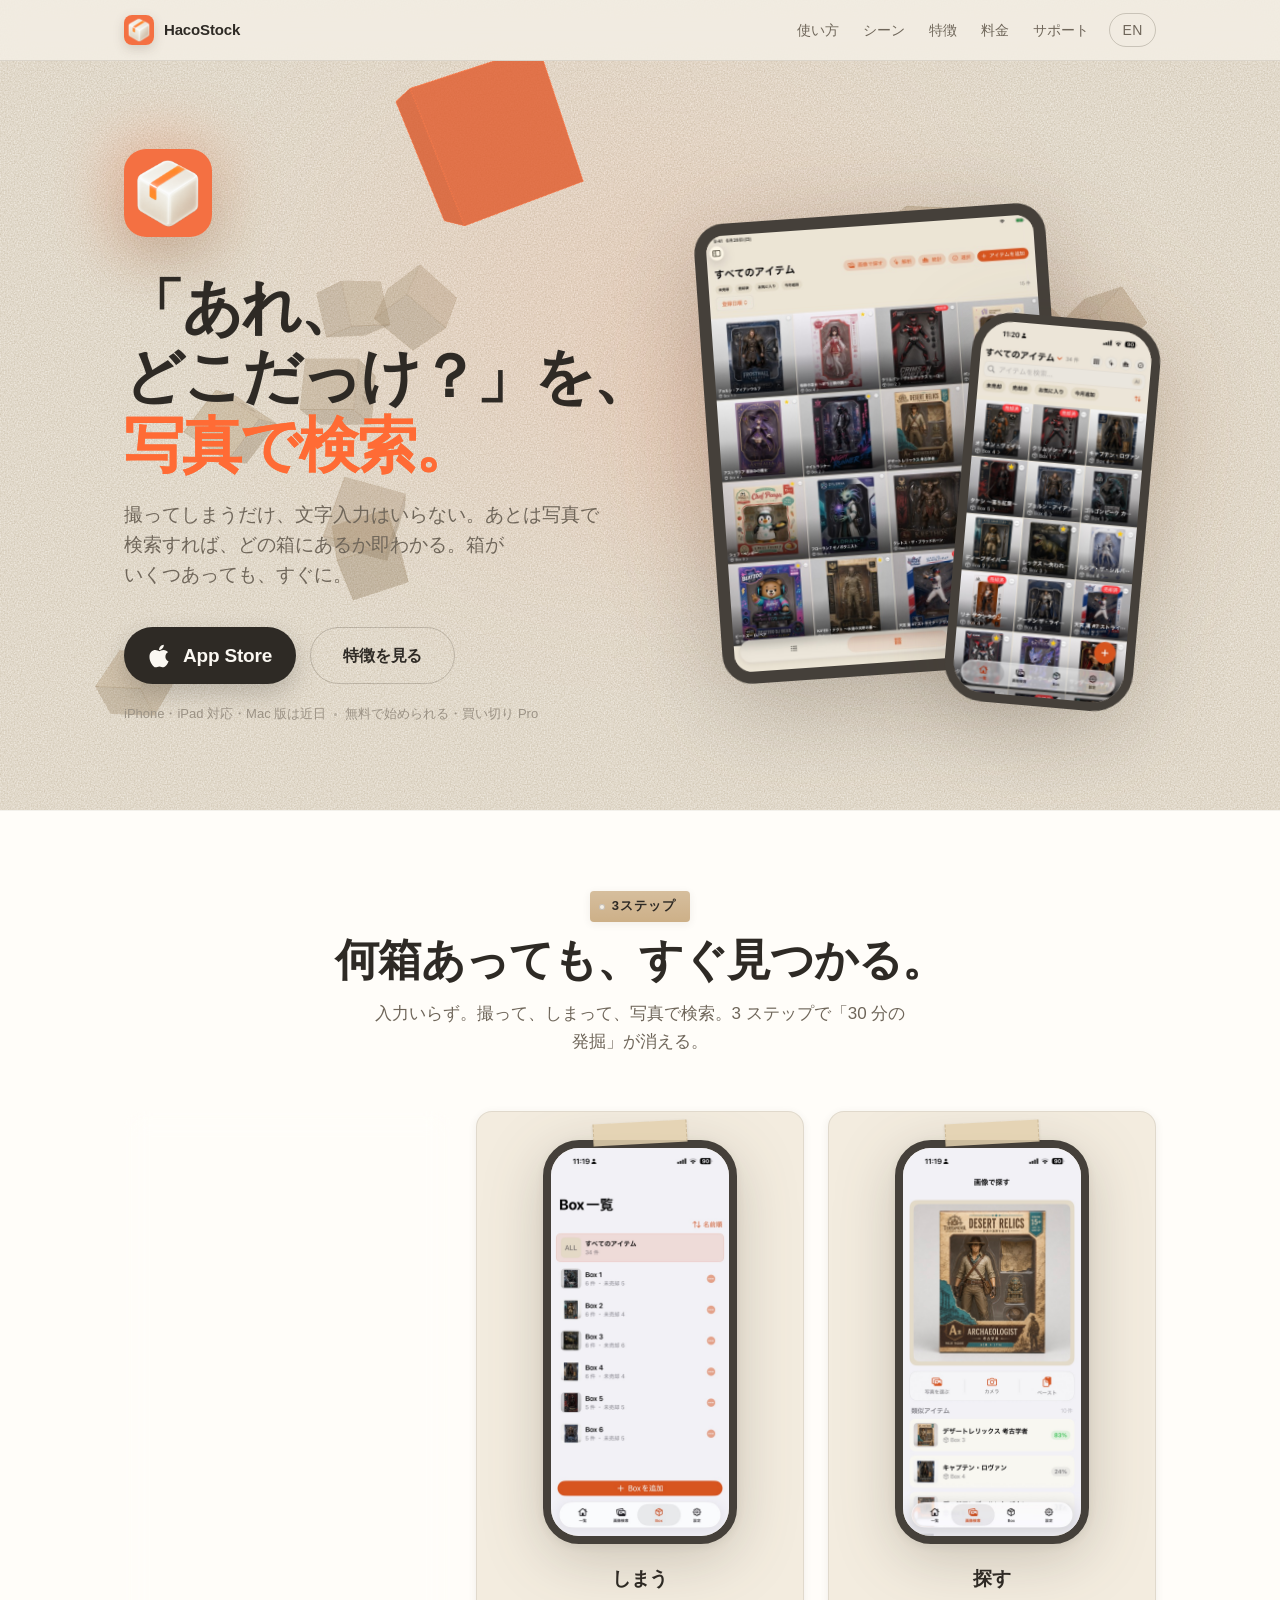
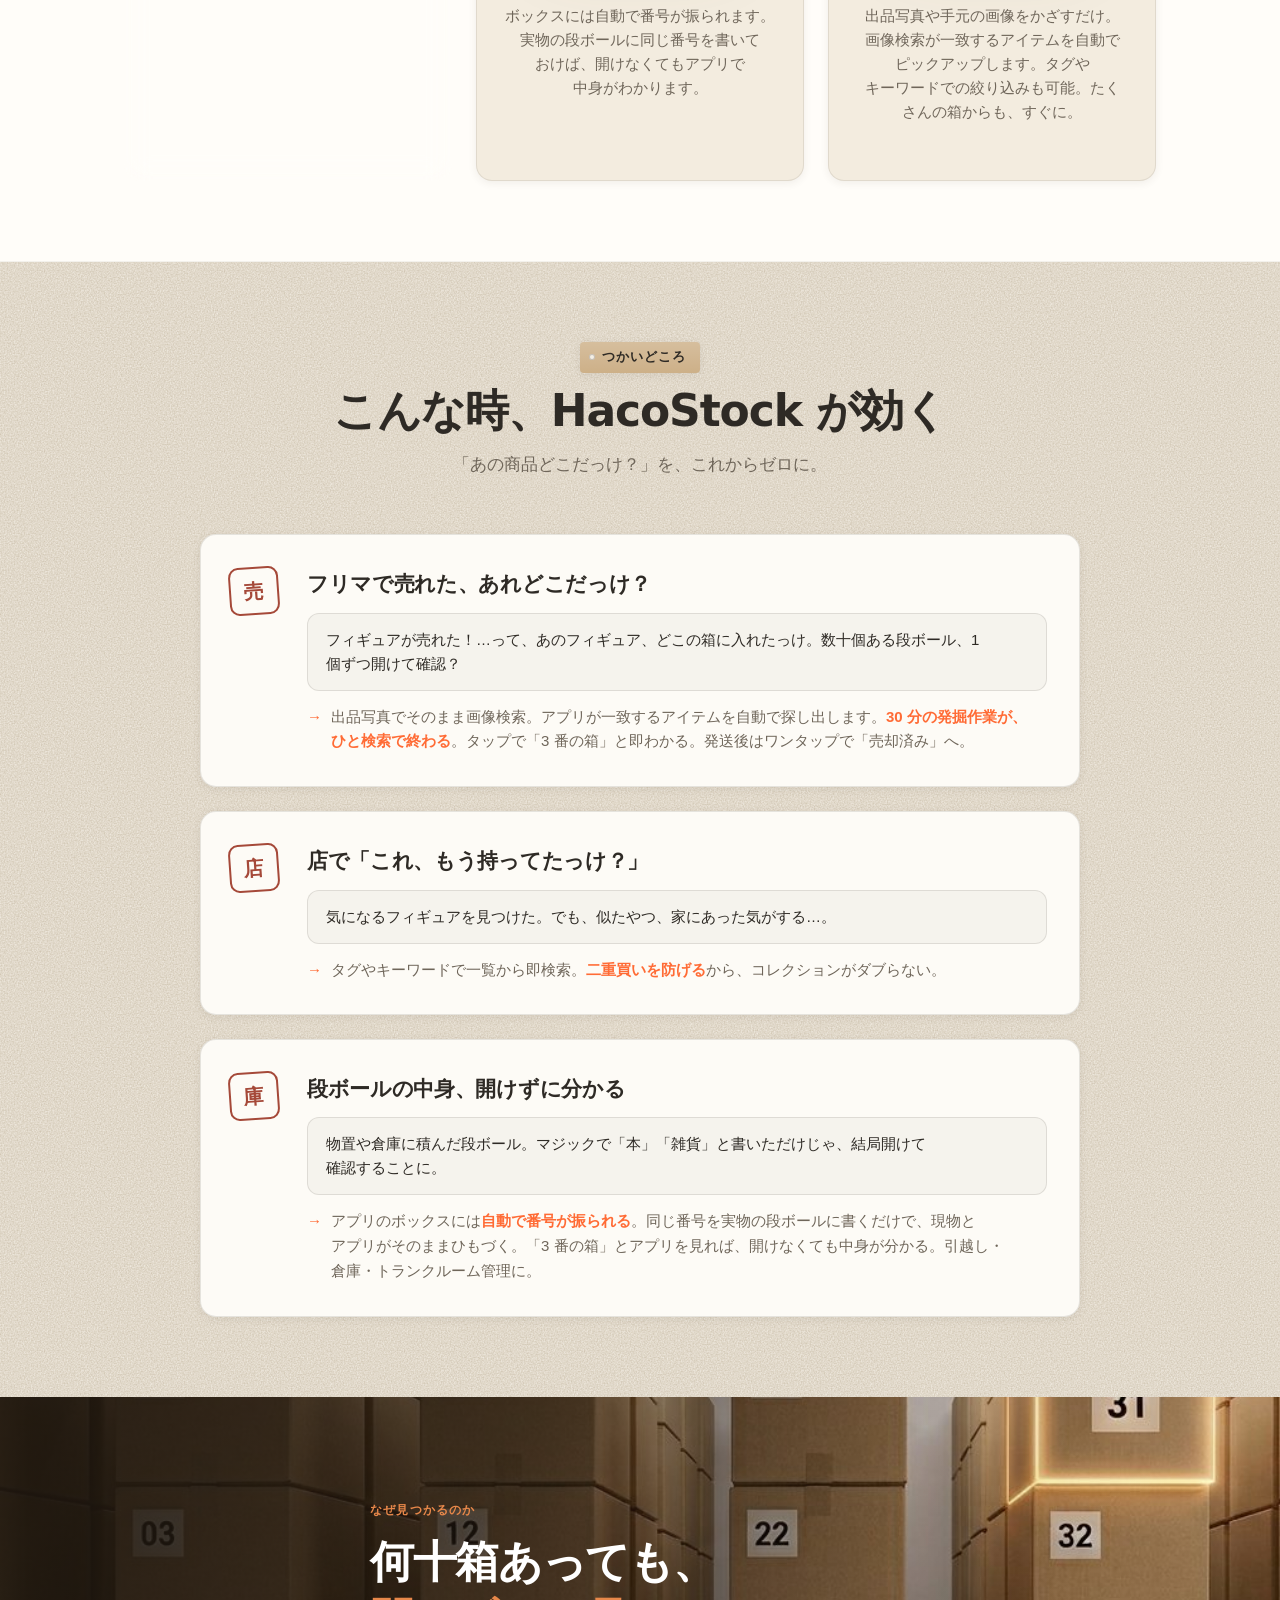
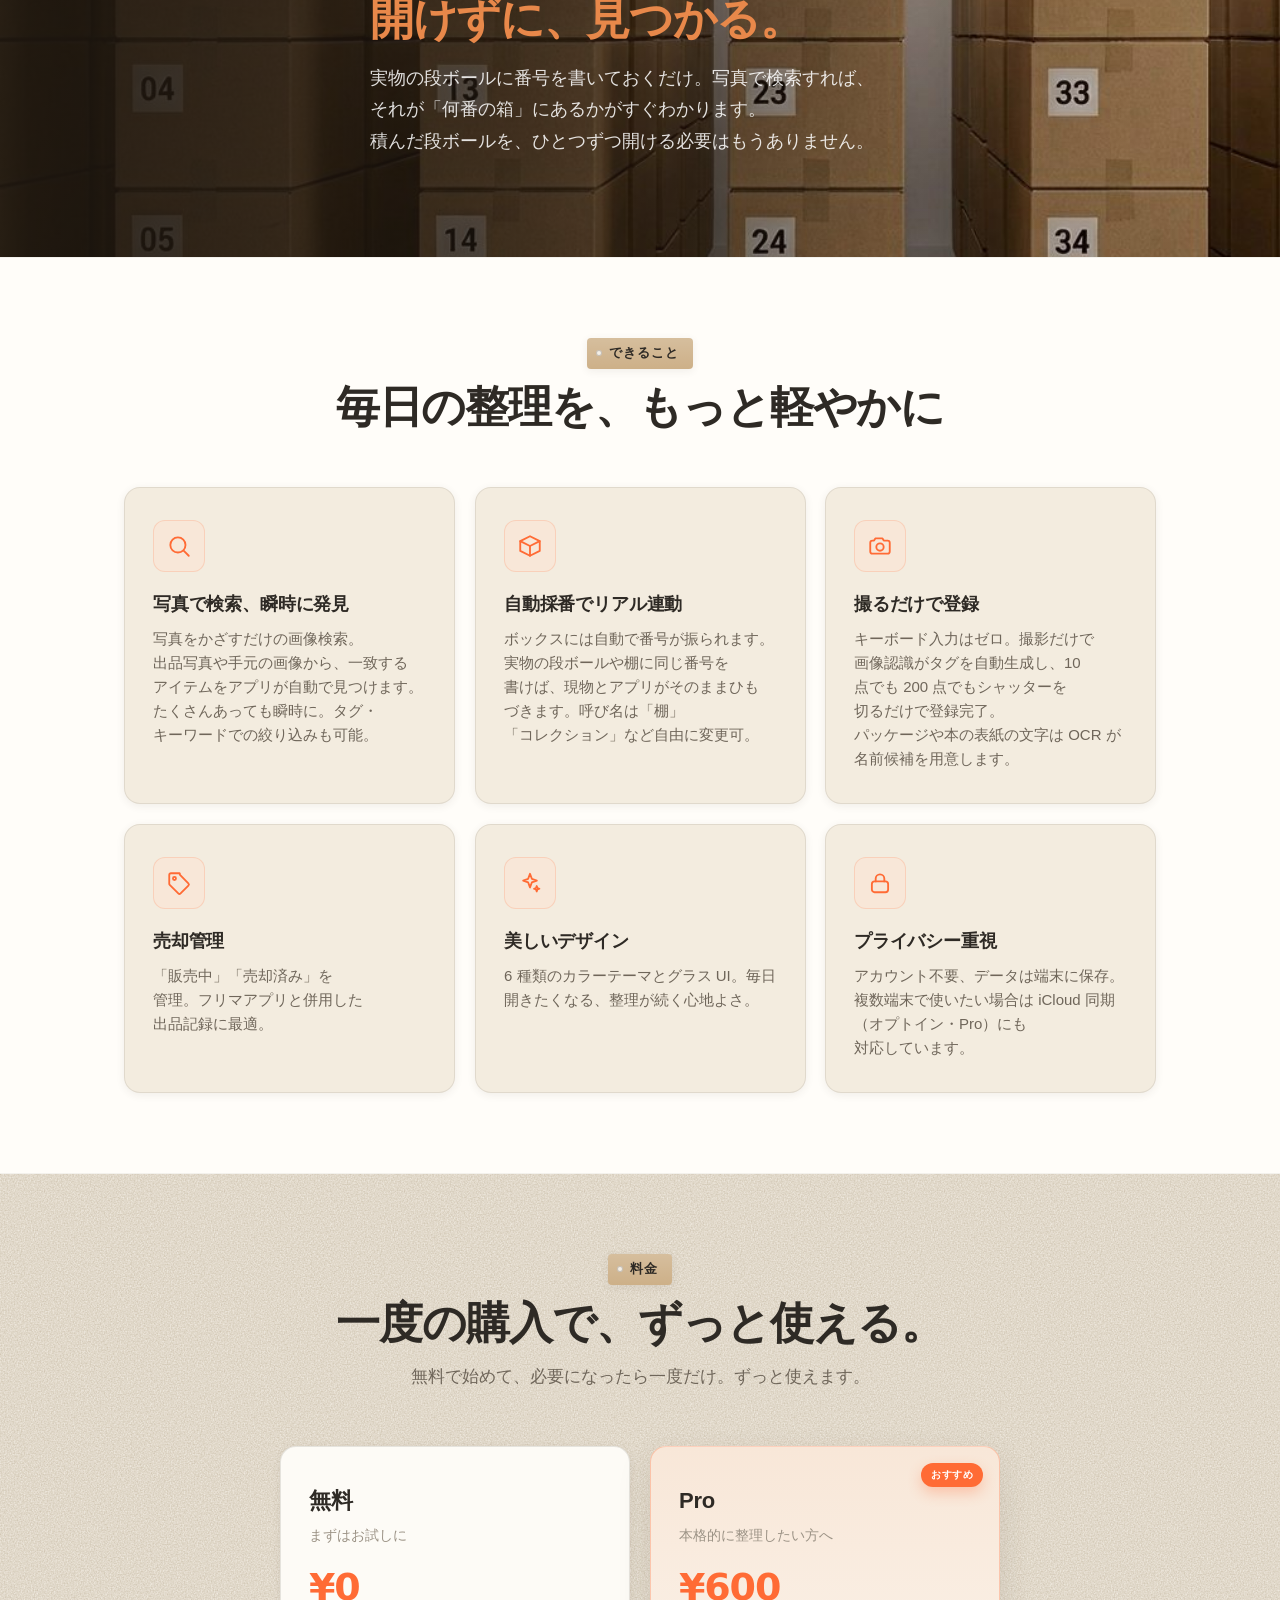
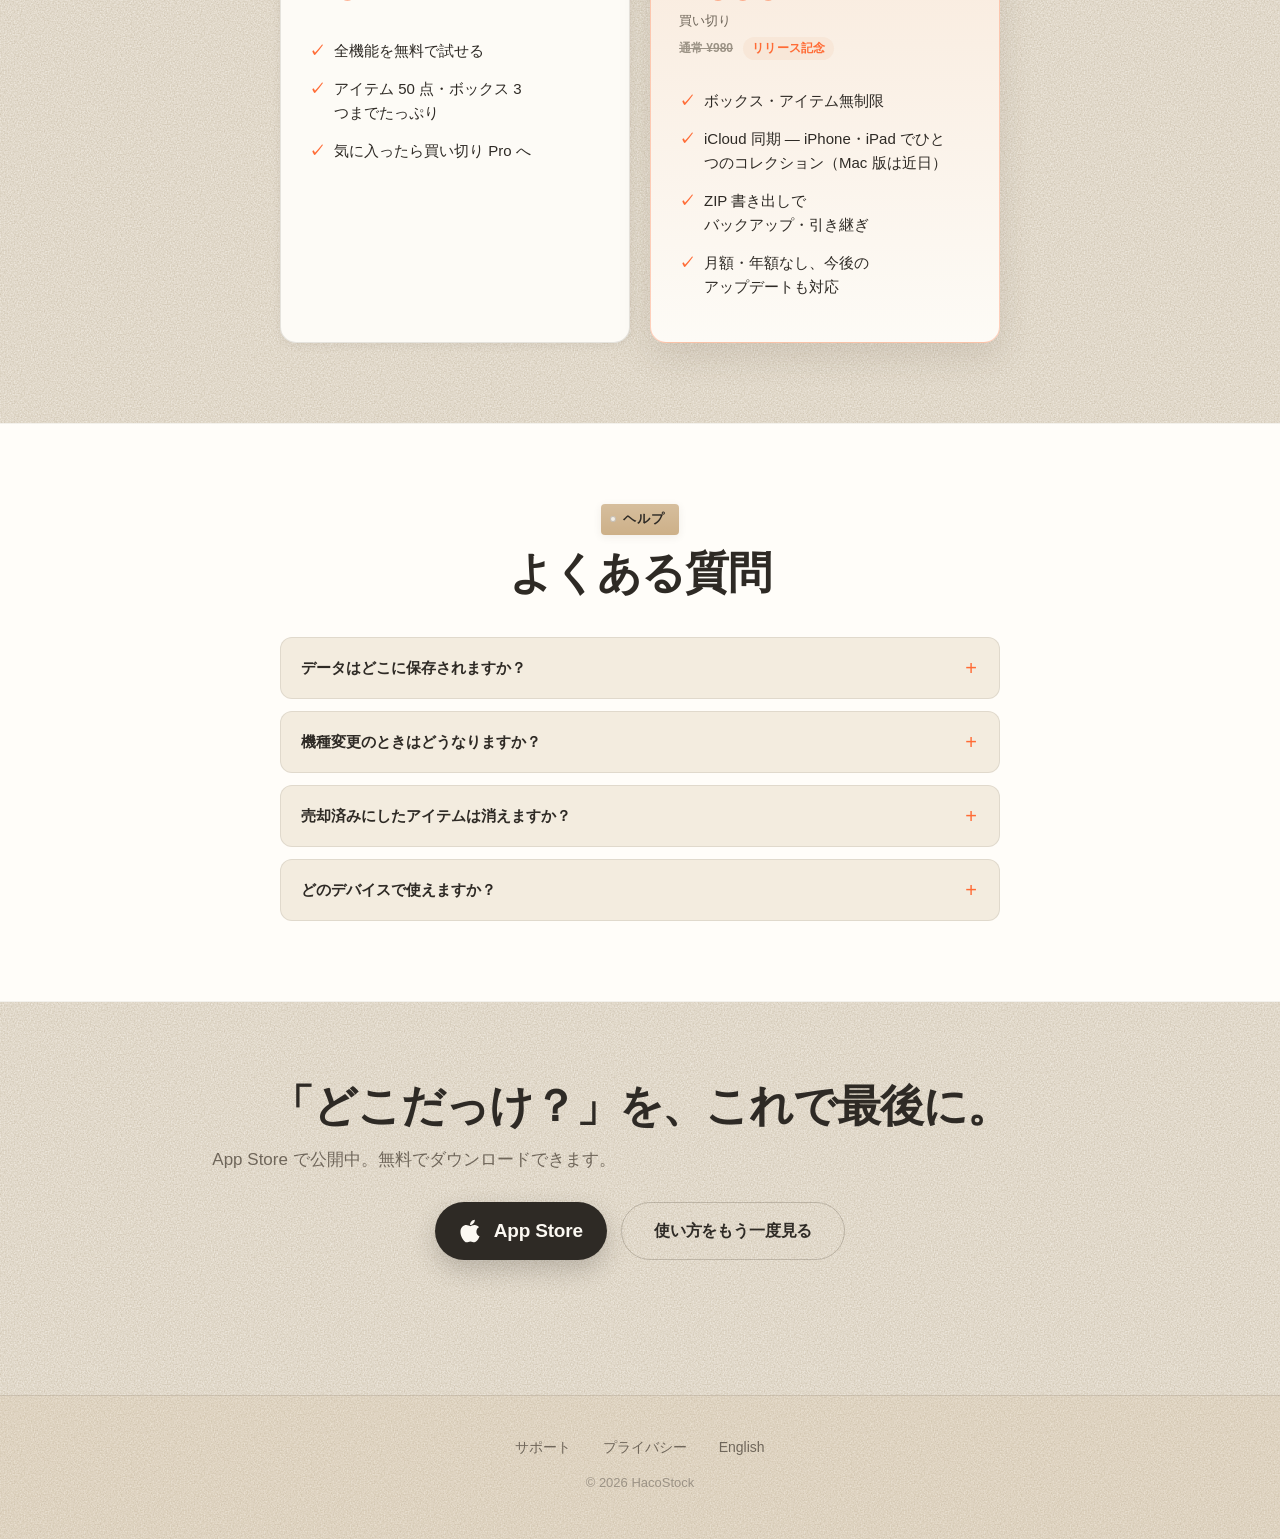
<file: index.html>
<!DOCTYPE html>
<html lang="ja">
<head>
<meta charset="UTF-8">
<meta name="viewport" content="width=device-width, initial-scale=1.0">
<title>HacoStock — 写真で探せるコレクション管理</title>
<meta name="description" content="フリマで売れた商品が「何番の箱」にあるか、出品写真の検索で即わかる。撮ってしまうだけ・手入力なしのコレクション在庫管理。iPhone・iPad 対応（Mac 版は近日）。">
<meta name="theme-color" content="#ece5d6">
<link rel="icon" type="image/png" href="assets/images/app-icon.png">
<link rel="apple-touch-icon" href="assets/images/app-icon.png">
<link rel="stylesheet" href="assets/css/style.css?v=24">
<link rel="stylesheet" href="assets/css/theme-kraft.css?v=19">
<style>/* JP page: keep the one ribbon in Japanese to match the rest */
.plan.pro::before { content: "おすすめ"; letter-spacing: 0.04em; }</style>
<link rel="canonical" href="https://hacostock.github.io/">
<link rel="alternate" hreflang="ja" href="https://hacostock.github.io/">
<link rel="alternate" hreflang="en" href="https://hacostock.github.io/en/">
<link rel="alternate" hreflang="x-default" href="https://hacostock.github.io/">
<meta property="og:title" content="HacoStock — 写真で探せるコレクション管理">
<meta property="og:description" content="「フリマで売れたのに、どの箱？」をなくすアプリ。出品写真で検索すれば、商品がどの箱にあるか即わかります。撮ってしまうだけ、手入力なし。">
<meta property="og:image" content="https://hacostock.github.io/assets/images/app-icon.png">
<meta property="og:url" content="https://hacostock.github.io/">
<meta property="og:type" content="website">
<meta property="og:locale" content="ja_JP">
<meta property="og:locale:alternate" content="en_US">
<meta name="twitter:card" content="summary">
<script type="application/ld+json">
{
  "@context": "https://schema.org",
  "@type": "SoftwareApplication",
  "name": "HacoStock",
  "description": "写真を撮るだけでコレクション・在庫を整理できる iOS / iPadOS アプリ。",
  "applicationCategory": "ProductivityApplication",
  "operatingSystem": "iOS, iPadOS",
  "offers": {
    "@type": "Offer",
    "price": "0",
    "priceCurrency": "JPY"
  },
  "url": "https://hacostock.github.io/",
  "image": "https://hacostock.github.io/assets/images/app-icon.png"
}
</script>
</head>
<body>

<header class="site-header">
  <div class="container">
    <a class="brand" href="/">
      <img src="assets/images/app-icon.png" alt="HacoStock">
      <span>HacoStock</span>
    </a>
    <nav class="site-nav">
      <a href="#howto">使い方</a>
      <a href="#scenarios">シーン</a>
      <a href="#features">特徴</a>
      <a href="#pricing">料金</a>
      <a href="support.html">サポート</a>
      <a class="lang-switch" href="en/">EN</a>
    </nav>
  </div>
</header>

<section class="hero">
  <canvas class="hero-canvas" aria-hidden="true"></canvas>
  <div class="container">
    <div class="hero-text">
      <div class="icon-wrap reveal reveal-1">
        <img class="icon" src="assets/images/app-icon.png" alt="HacoStock アイコン">
      </div>
      <h1 class="reveal reveal-2">
        <span class="nb">「あれ、</span><wbr><span class="nb">どこだっけ？」を、</span><br>
        <span class="accent">写真で検索。</span>
      </h1>
      <p class="tagline reveal reveal-3">
        撮ってしまうだけ、文字入力はいらない。あとは写真で検索すれば、どの箱にあるか即わかる。箱がいくつあっても、すぐに。
      </p>
      <div class="cta-group reveal reveal-3">
        <a href="https://apps.apple.com/app/hacostock/id6787472068" class="cta cta-store" aria-label="App Store で HacoStock を開く">
          <svg class="cta-store-glyph" viewBox="0 0 384 512" aria-hidden="true" focusable="false">
            <path fill="currentColor" d="M318.7 268.7c-.2-36.7 16.4-64.4 50-84.8-18.8-26.9-47.2-41.7-84.7-44.6-35.5-2.8-74.3 20.7-88.5 20.7-15 0-49.4-19.7-76.4-19.7C63.3 141.2 4 184.8 4 273.5q0 39.3 14.4 81.2c12.8 36.7 59 126.7 107.2 125.2 25.2-.6 43-17.9 75.8-17.9 31.8 0 48.3 17.9 76.4 17.9 48.6-.7 90.4-82.5 102.6-119.3-65.2-30.7-61.7-90-61.7-91.9zm-56.6-164.2c27.3-32.4 24.8-61.9 24-72.5-24.1 1.4-52 16.4-67.9 34.9-17.5 19.8-27.8 44.3-25.6 71.9 26.1 2 49.9-11.4 69.5-34.3z"/>
          </svg>
          <span class="cta-store-label">
            <strong>App Store</strong>
          </span>
        </a>
        <a class="cta secondary" href="#features">特徴を見る</a>
      </div>
      <p class="hero-meta reveal reveal-3">
        <span>iPhone・iPad 対応・Mac 版は近日</span>
        <span class="dot"></span>
        <span>無料で始められる・買い切り Pro</span>
      </p>
    </div>
    <div class="hero-mock reveal reveal-2">
      <div class="device-duo">
        <div class="tablet-stack">
          <img class="tablet-mock" src="assets/images/screenshots-kraft/hero-ipad-1.jpg?v=14" alt="iPad：コレクション一覧">
          <img class="tablet-mock" src="assets/images/screenshots-kraft/hero-ipad-2.jpg?v=14" alt="iPad：アイテム詳細">
          <img class="tablet-mock" src="assets/images/screenshots-kraft/hero-ipad-3.jpg?v=14" alt="iPad：リスト表示">
        </div>
        <div class="phone-wrap">
          <img class="phone-mock" src="assets/images/screenshots-kraft/hero.jpg?v=19" alt="iPhone：コレクション一覧">
          <span class="phone-fx" aria-hidden="true"></span>
          <span class="found-tag" aria-hidden="true">
            <span class="tag-check"><svg viewBox="0 0 24 24" fill="none" stroke="currentColor" stroke-width="3.4" stroke-linecap="round" stroke-linejoin="round"><path d="M4 12.5l5 5L20 6.5"/></svg></span>
            <span><b>Box 3</b> にありました</span>
          </span>
        </div>
      </div>
    </div>
  </div>
</section>

<section id="howto" class="howto">
  <div class="container">
    <div class="section-head">
      <span class="section-eyebrow">3ステップ</span>
      <h2 class="section-title">何箱あっても、すぐ見つかる。</h2>
      <p class="section-lead">入力いらず。撮って、しまって、写真で検索。3 ステップで「30 分の発掘」が消える。</p>
    </div>
    <div class="steps">
      <div class="step">
        <img class="step-mock" src="assets/images/screenshots-kraft/step-snap.jpg?v=18" alt="撮影画面">
        <h3>撮る</h3>
        <p>文字入力は不要。撮影するだけで画像認識がタグを自動付与し、パッケージの文字は OCR が名前候補まで用意。100 点のコレクションも、シャッターを切るだけ。</p>
      </div>
      <div class="step">
        <img class="step-mock" src="assets/images/screenshots-kraft/step-store.jpg?v=19" alt="ボックス一覧画面">
        <h3>しまう</h3>
        <p>ボックスには自動で番号が振られます。実物の段ボールに同じ番号を書いておけば、開けなくてもアプリで中身がわかります。</p>
      </div>
      <div class="step">
        <img class="step-mock" src="assets/images/screenshots-kraft/step-search.jpg?v=19" alt="検索結果画面">
        <h3>探す</h3>
        <p>出品写真や手元の画像をかざすだけ。画像検索が一致するアイテムを自動でピックアップします。タグやキーワードでの絞り込みも可能。たくさんの箱からも、すぐに。</p>
      </div>
    </div>
  </div>
</section>

<section id="scenarios" class="scenarios">
  <div class="container">
    <div class="section-head">
      <span class="section-eyebrow">つかいどころ</span>
      <h2 class="section-title">こんな時、HacoStock が効く</h2>
      <p class="section-lead">「あの商品どこだっけ？」を、これからゼロに。</p>
    </div>
    <div class="scenario-list">
      <article class="scenario">
        <div class="scenario-num" aria-hidden="true">売</div>
        <div class="scenario-body">
          <h3>フリマで売れた、あれどこだっけ？</h3>
          <p class="scenario-quote">フィギュアが売れた！…って、あのフィギュア、どこの箱に入れたっけ。数十個ある段ボール、1 個ずつ開けて確認？</p>
          <p class="scenario-solution">出品写真でそのまま画像検索。アプリが一致するアイテムを自動で探し出します。<strong>30 分の発掘作業が、ひと検索で終わる</strong>。タップで「3 番の箱」と即わかる。発送後はワンタップで「売却済み」へ。</p>
        </div>
      </article>
      <article class="scenario">
        <div class="scenario-num" aria-hidden="true">店</div>
        <div class="scenario-body">
          <h3>店で「これ、もう持ってたっけ？」</h3>
          <p class="scenario-quote">気になるフィギュアを見つけた。でも、似たやつ、家にあった気がする…。</p>
          <p class="scenario-solution">タグやキーワードで一覧から即検索。<strong>二重買いを防げる</strong>から、コレクションがダブらない。</p>
        </div>
      </article>
      <article class="scenario">
        <div class="scenario-num" aria-hidden="true">庫</div>
        <div class="scenario-body">
          <h3>段ボールの中身、開けずに分かる</h3>
          <p class="scenario-quote">物置や倉庫に積んだ段ボール。マジックで「本」「雑貨」と書いただけじゃ、結局開けて確認することに。</p>
          <p class="scenario-solution">アプリのボックスには<strong>自動で番号が振られる</strong>。同じ番号を実物の段ボールに書くだけで、現物とアプリがそのままひもづく。「3 番の箱」とアプリを見れば、開けなくても中身が分かる。引越し・倉庫・トランクルーム管理に。</p>
        </div>
      </article>
    </div>
  </div>
</section>

<section class="concept" aria-label="コンセプト">
  <div class="container">
    <div class="concept-copy">
      <span class="concept-eyebrow">なぜ見つかるのか</span>
      <h2>何十箱あっても、<br><span class="accent">開けずに、見つかる。</span></h2>
      <p>実物の段ボールに番号を書いておくだけ。写真で検索すれば、それが「何番の箱」にあるかがすぐわかります。積んだ段ボールを、ひとつずつ開ける必要はもうありません。</p>
    </div>
  </div>
</section>

<section id="features" class="features">
  <div class="container">
    <div class="section-head">
      <span class="section-eyebrow">できること</span>
      <h2 class="section-title">毎日の整理を、もっと軽やかに</h2>
    </div>
    <div class="feature-grid">
      <div class="feature">
        <span class="icon-badge"><svg viewBox="0 0 24 24" fill="none" stroke="currentColor" stroke-width="1.7" stroke-linecap="round" stroke-linejoin="round" aria-hidden="true"><circle cx="11" cy="11" r="7"/><line x1="16.5" y1="16.5" x2="21" y2="21"/></svg></span>
        <h3>写真で検索、瞬時に発見</h3>
        <p>写真をかざすだけの画像検索。出品写真や手元の画像から、一致するアイテムをアプリが自動で見つけます。たくさんあっても瞬時に。タグ・キーワードでの絞り込みも可能。</p>
      </div>
      <div class="feature">
        <span class="icon-badge"><svg viewBox="0 0 24 24" fill="none" stroke="currentColor" stroke-width="1.7" stroke-linecap="round" stroke-linejoin="round" aria-hidden="true"><path d="M3 7.5 12 3l9 4.5v9L12 21 3 16.5z"/><path d="M3 7.5 12 12l9-4.5"/><path d="M12 12v9"/></svg></span>
        <h3>自動採番でリアル連動</h3>
        <p>ボックスには自動で番号が振られます。実物の段ボールや棚に同じ番号を書けば、現物とアプリがそのままひもづきます。呼び名は「棚」「コレクション」など自由に変更可。</p>
      </div>
      <div class="feature">
        <span class="icon-badge"><svg viewBox="0 0 24 24" fill="none" stroke="currentColor" stroke-width="1.7" stroke-linecap="round" stroke-linejoin="round" aria-hidden="true"><path d="M3 9a2 2 0 0 1 2-2h1.5l1.2-2h6.6l1.2 2H19a2 2 0 0 1 2 2v8a2 2 0 0 1-2 2H5a2 2 0 0 1-2-2z"/><circle cx="12" cy="13" r="3.4"/></svg></span>
        <h3>撮るだけで登録</h3>
        <p>キーボード入力はゼロ。撮影だけで画像認識がタグを自動生成し、10 点でも 200 点でもシャッターを切るだけで登録完了。パッケージや本の表紙の文字は OCR が名前候補を用意します。</p>
      </div>
      <div class="feature">
        <span class="icon-badge"><svg viewBox="0 0 24 24" fill="none" stroke="currentColor" stroke-width="1.7" stroke-linecap="round" stroke-linejoin="round" aria-hidden="true"><path d="M12.6 3H4.5A1.5 1.5 0 0 0 3 4.5v8.1a1.5 1.5 0 0 0 .44 1.06l7.9 7.9a1.5 1.5 0 0 0 2.12 0l7.18-7.18a1.5 1.5 0 0 0 0-2.12l-7.9-7.9A1.5 1.5 0 0 0 12.6 3z"/><circle cx="7.8" cy="7.8" r="1.4"/></svg></span>
        <h3>売却管理</h3>
        <p>「販売中」「売却済み」を管理。フリマアプリと併用した出品記録に最適。</p>
      </div>
      <div class="feature">
        <span class="icon-badge"><svg viewBox="0 0 24 24" fill="none" stroke="currentColor" stroke-width="1.7" stroke-linecap="round" stroke-linejoin="round" aria-hidden="true"><path d="M12 3.5l1.7 4.6 4.6 1.7-4.6 1.7L12 16.1l-1.7-4.6L5.7 9.8l4.6-1.7z"/><path d="M18.2 14.8l.7 1.8 1.8.7-1.8.7-.7 1.8-.7-1.8-1.8-.7 1.8-.7z"/></svg></span>
        <h3>美しいデザイン</h3>
        <p>6 種類のカラーテーマとグラス UI。毎日開きたくなる、整理が続く心地よさ。</p>
      </div>
      <div class="feature">
        <span class="icon-badge"><svg viewBox="0 0 24 24" fill="none" stroke="currentColor" stroke-width="1.7" stroke-linecap="round" stroke-linejoin="round" aria-hidden="true"><rect x="4.5" y="10.5" width="15" height="10" rx="2.5"/><path d="M8 10.5V8a4 4 0 0 1 8 0v2.5"/></svg></span>
        <h3>プライバシー重視</h3>
        <p>アカウント不要、データは端末に保存。複数端末で使いたい場合は iCloud 同期（オプトイン・Pro）にも対応しています。</p>
      </div>
    </div>
  </div>
</section>

<section id="pricing" class="pricing">
  <div class="container">
    <div class="section-head">
      <span class="section-eyebrow">料金</span>
      <h2 class="section-title">一度の購入で、ずっと使える。</h2>
      <p class="section-lead">無料で始めて、必要になったら一度だけ。ずっと使えます。</p>
    </div>
    <div class="plan-grid">
      <div class="plan">
        <h3>無料</h3>
        <p class="plan-sub">まずはお試しに</p>
        <div class="price">¥0</div>
        <ul>
          <li>全機能を無料で試せる</li>
          <li>アイテム 50 点・ボックス 3 つまでたっぷり</li>
          <li>気に入ったら買い切り Pro へ</li>
        </ul>
      </div>
      <div class="plan pro">
        <h3>Pro</h3>
        <p class="plan-sub">本格的に整理したい方へ</p>
        <div class="price">¥600 <small>買い切り</small></div>
        <p class="plan-note"><span class="price-was">通常 ¥980</span><span class="price-tag">リリース記念</span></p>
        <ul>
          <li>ボックス・アイテム無制限</li>
          <li>iCloud 同期 — iPhone・iPad でひとつのコレクション（Mac 版は近日）</li>
          <li>ZIP 書き出しでバックアップ・引き継ぎ</li>
          <li>月額・年額なし、今後のアップデートも対応</li>
        </ul>
      </div>
    </div>
  </div>
</section>

<section id="faq" class="faq">
  <div class="container">
    <div class="section-head">
      <span class="section-eyebrow">ヘルプ</span>
      <h2 class="section-title">よくある質問</h2>
    </div>
    <div class="faq-list">
      <details class="faq-item">
        <summary>データはどこに保存されますか？</summary>
        <p>すべて端末の中に保存されます。アカウント登録は不要で、写真やアイテム情報が外部サーバーに送られることはありません。画像解析・類似検索も端末内で実行されます。複数端末で使いたい場合のみ、Pro の iCloud 同期（オプトイン）でご自身の iCloud に同期できます。</p>
      </details>
      <details class="faq-item">
        <summary>機種変更のときはどうなりますか？</summary>
        <p>Pro 版なら 2 通り。iCloud 同期をオンにすれば新しい端末にサインインするだけで引き継げます。オフラインで移したい場合は、アイテム情報と画像を ZIP ファイルに書き出して、新しい端末でインポートすれば OK です。</p>
      </details>
      <details class="faq-item">
        <summary>売却済みにしたアイテムは消えますか？</summary>
        <p>消えません。「売却済み」のマークが付くだけで、記録としてそのまま残ります。表示のオン・オフも切り替えられるので、出品記録としても使えます。</p>
      </details>
      <details class="faq-item">
        <summary>どのデバイスで使えますか？</summary>
        <p>iPhone・iPad に対応しています（Mac 版は近日リリース予定）。Pro の iCloud 同期を使えば、対応端末から同じコレクションを開けます。</p>
      </details>
    </div>
  </div>
</section>

<section class="cta-bottom">
  <div class="container">
    <h2 class="section-title">「どこだっけ？」を、これで最後に。</h2>
    <p class="section-lead">App Store で公開中。無料でダウンロードできます。</p>
    <div class="cta-group">
      <a href="https://apps.apple.com/app/hacostock/id6787472068" class="cta cta-store" aria-label="App Store で HacoStock を開く">
        <svg class="cta-store-glyph" viewBox="0 0 384 512" aria-hidden="true" focusable="false">
          <path fill="currentColor" d="M318.7 268.7c-.2-36.7 16.4-64.4 50-84.8-18.8-26.9-47.2-41.7-84.7-44.6-35.5-2.8-74.3 20.7-88.5 20.7-15 0-49.4-19.7-76.4-19.7C63.3 141.2 4 184.8 4 273.5q0 39.3 14.4 81.2c12.8 36.7 59 126.7 107.2 125.2 25.2-.6 43-17.9 75.8-17.9 31.8 0 48.3 17.9 76.4 17.9 48.6-.7 90.4-82.5 102.6-119.3-65.2-30.7-61.7-90-61.7-91.9zm-56.6-164.2c27.3-32.4 24.8-61.9 24-72.5-24.1 1.4-52 16.4-67.9 34.9-17.5 19.8-27.8 44.3-25.6 71.9 26.1 2 49.9-11.4 69.5-34.3z"/>
        </svg>
        <span class="cta-store-label">
          <strong>App Store</strong>
        </span>
      </a>
      <a class="cta secondary" href="#howto">使い方をもう一度見る</a>
    </div>
  </div>
</section>

<footer class="site-footer">
  <div class="container">
    <nav>
      <a href="support.html">サポート</a>
      <a href="privacy.html">プライバシー</a>
      <a href="en/">English</a>
    </nav>
    <p>© 2026 HacoStock</p>
  </div>
</footer>

<script type="importmap">
{ "imports": { "three": "./assets/js/vendor/three.module.js" } }
</script>
<script type="module" src="assets/js/hero-bg-kraft.js"></script>
<script src="assets/js/scroll-anim.js?v=2" defer></script>

</body>
</html>
</file>
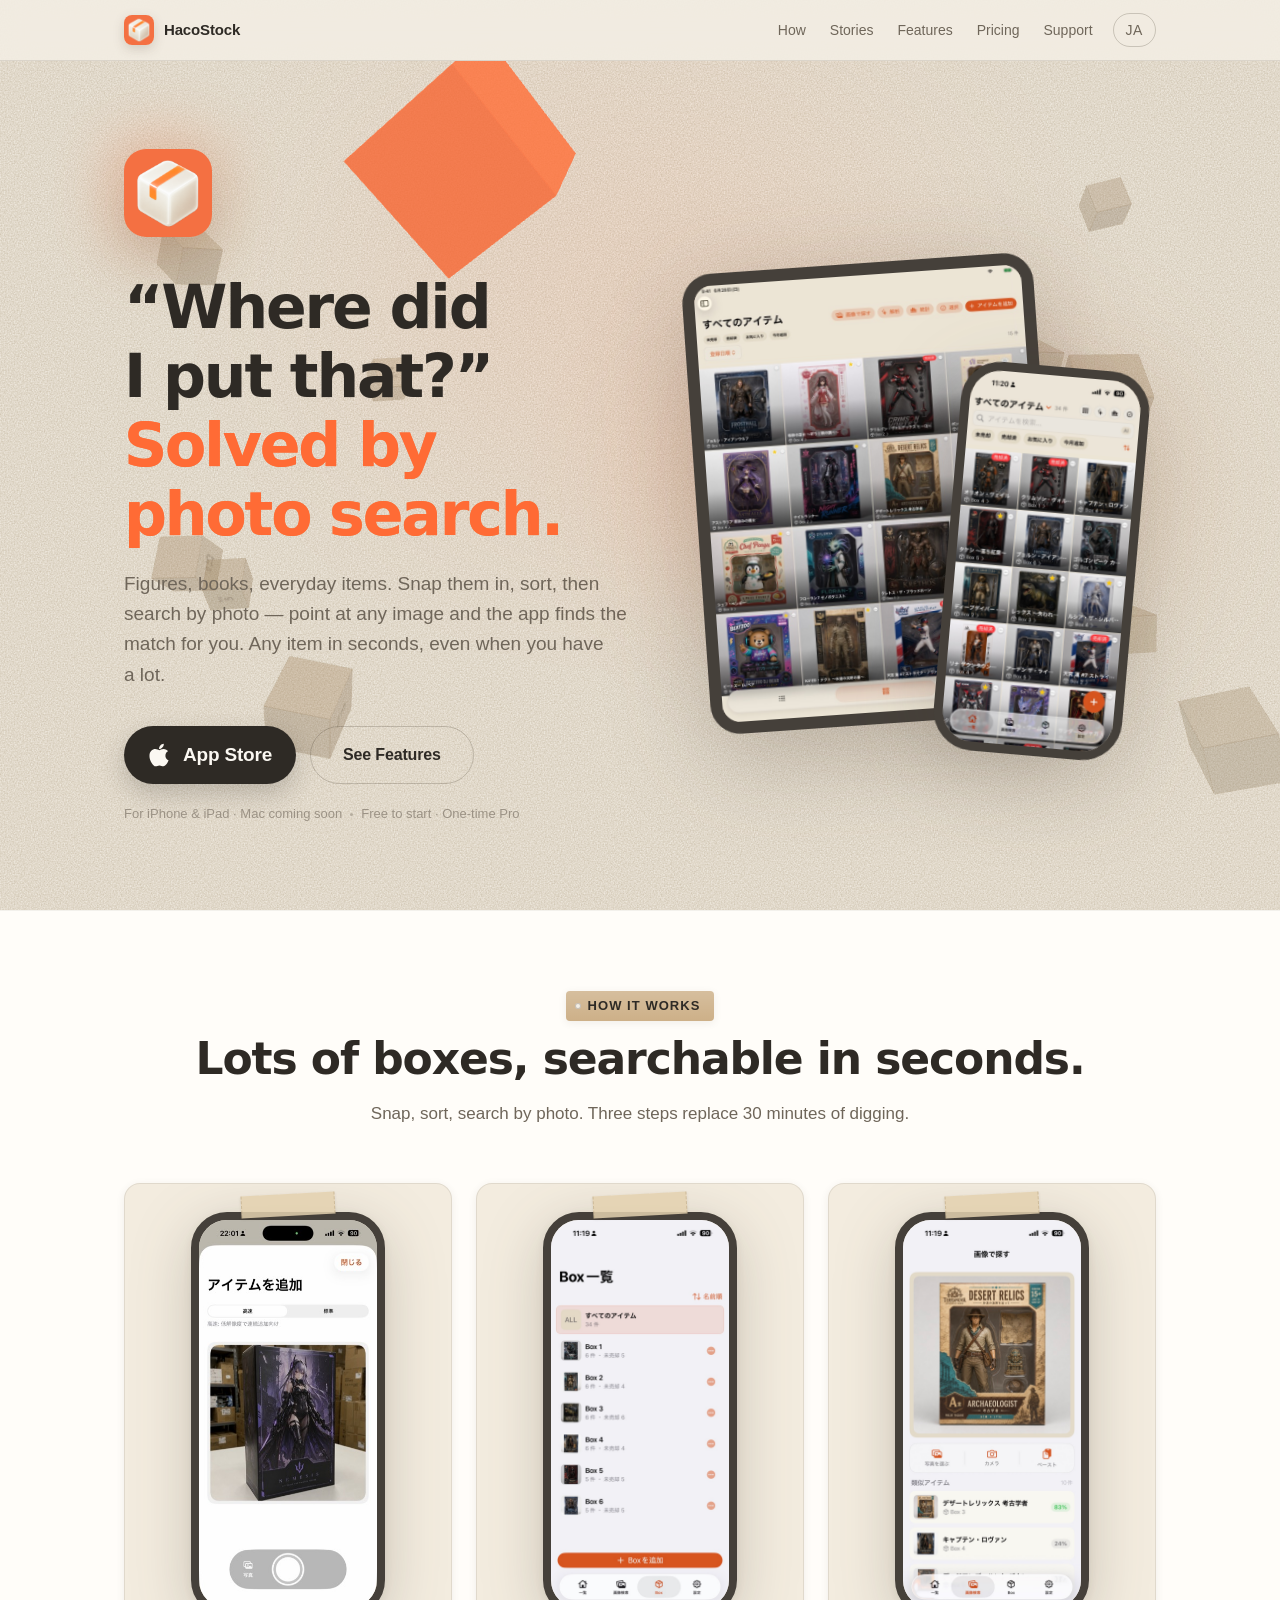
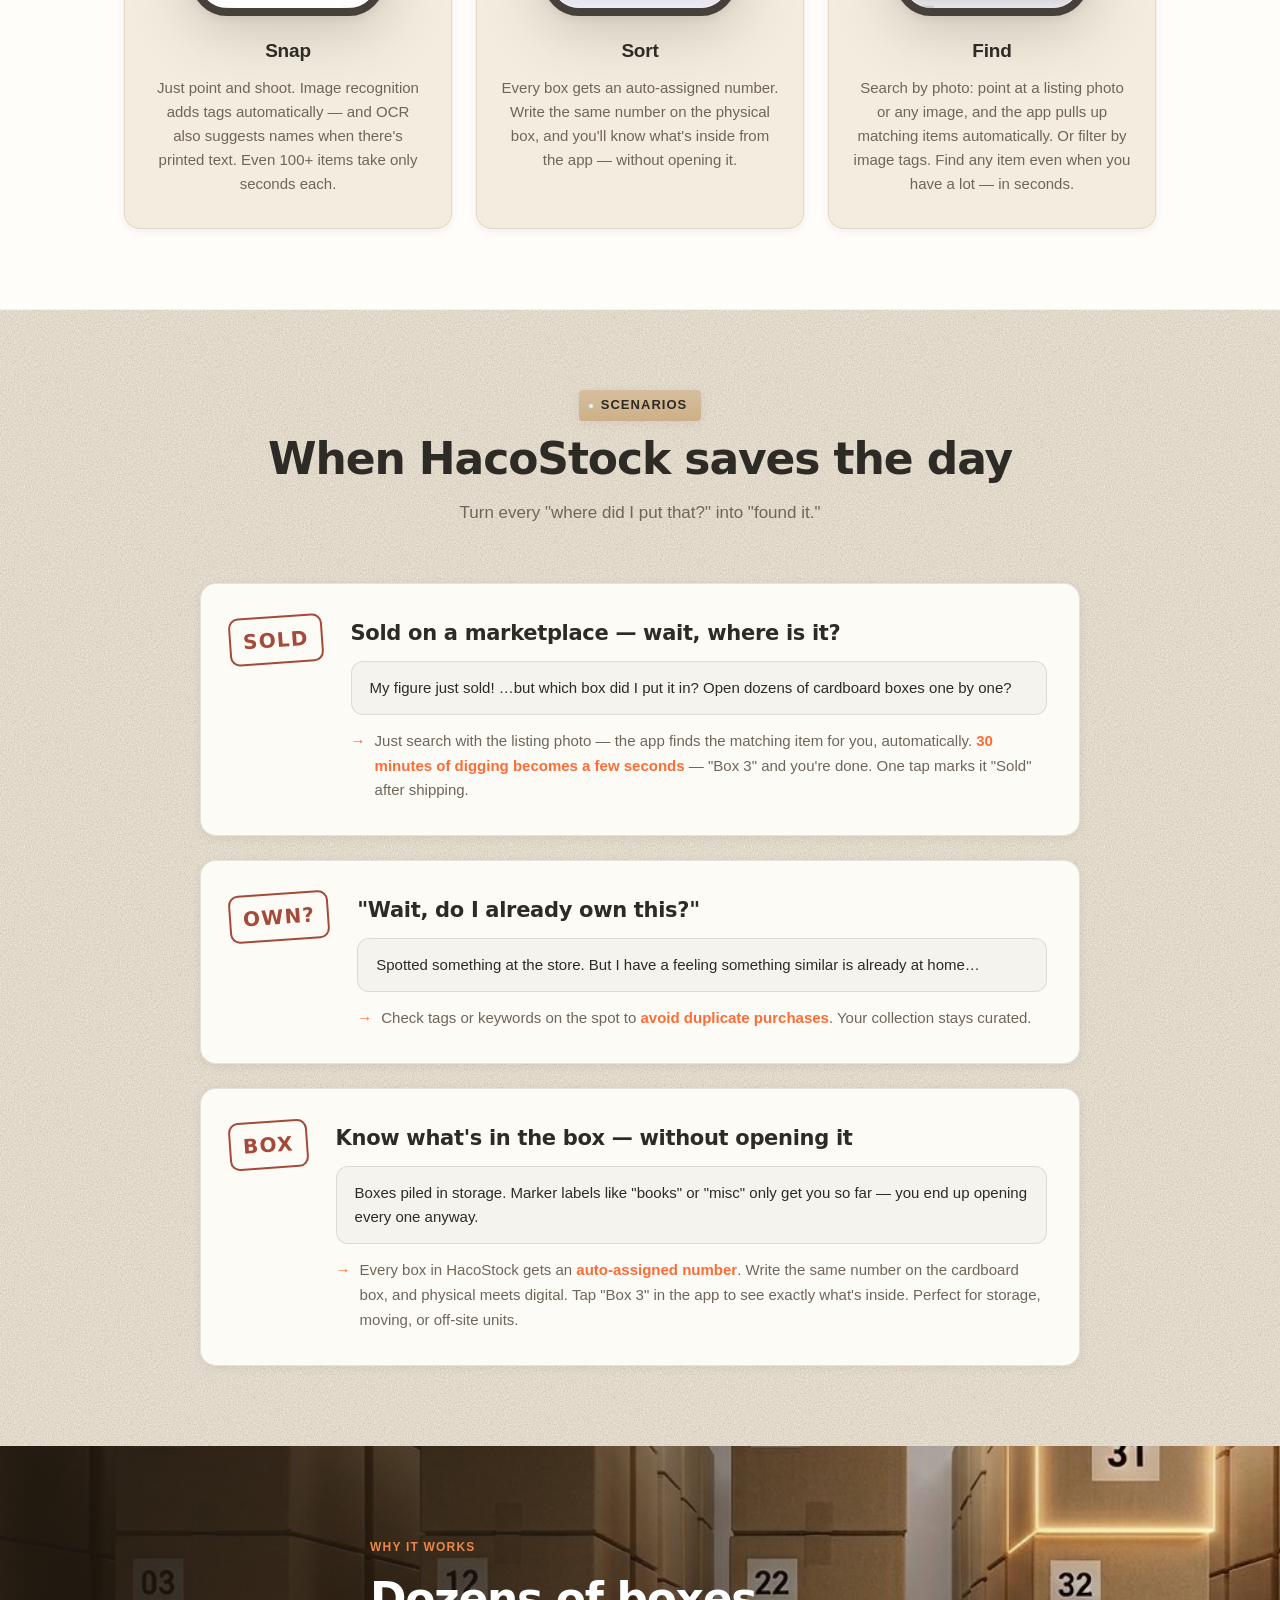
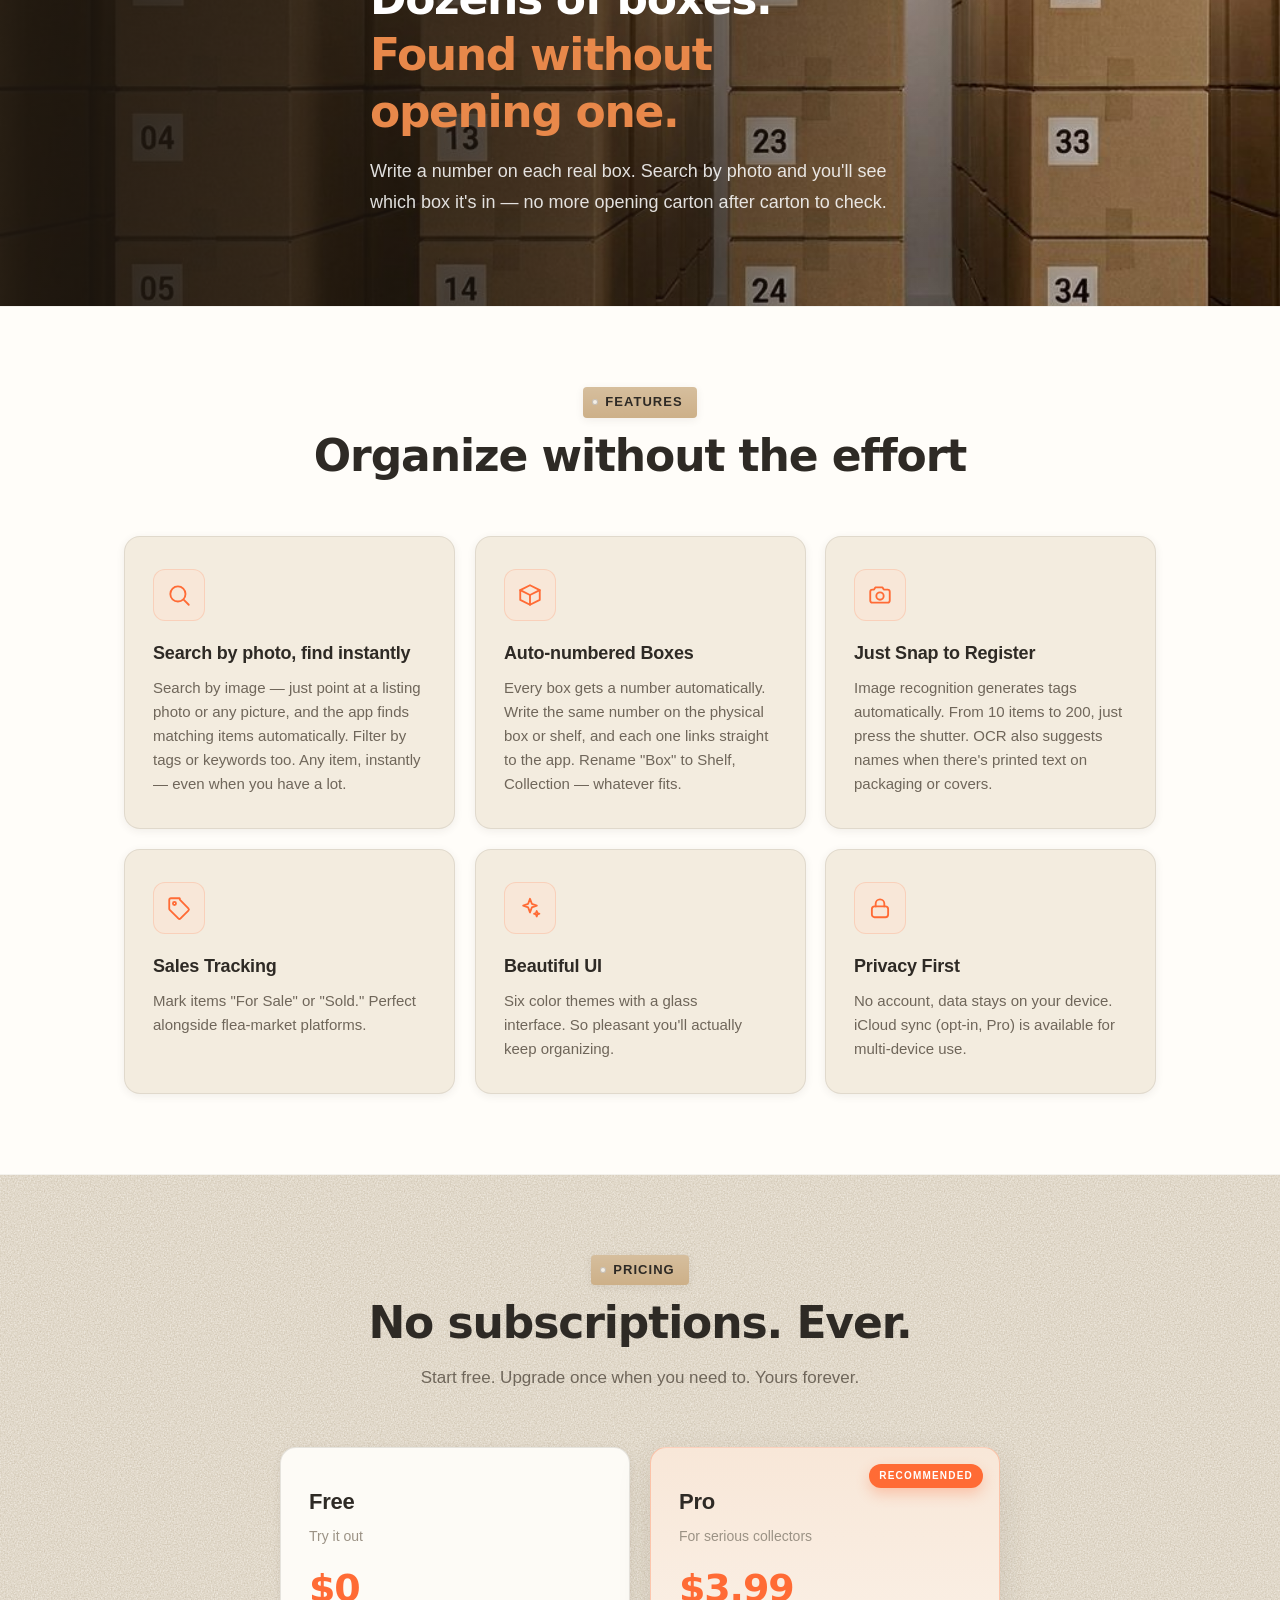
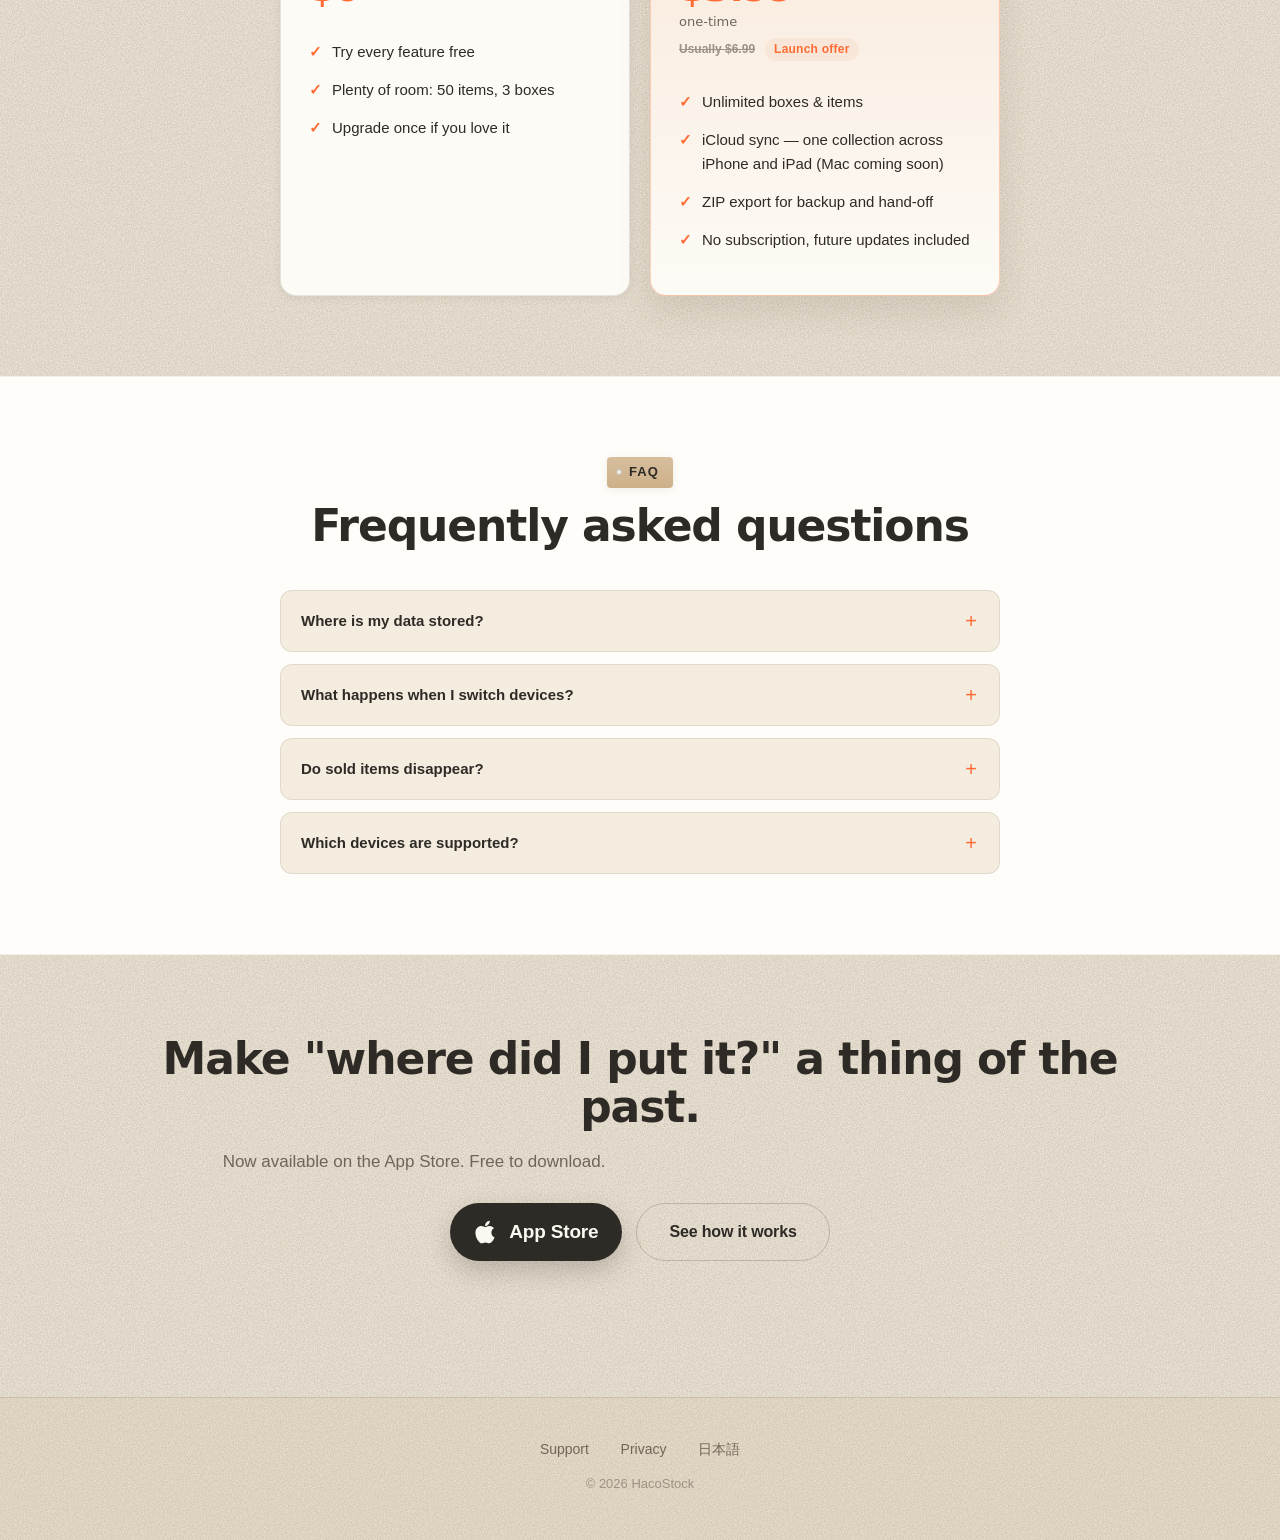
<file: en/index.html>
<!DOCTYPE html>
<html lang="en">
<head>
<meta charset="UTF-8">
<meta name="viewport" content="width=device-width, initial-scale=1.0">
<title>HacoStock — Find Your Collection by Photo</title>
<meta name="description" content="Sold something on a marketplace, but which box is it in? Search with the listing photo and get the box number instantly. Snap-to-catalog inventory for collectors and sellers. For iOS and iPadOS; macOS coming soon.">
<meta name="theme-color" content="#ece5d6">
<link rel="icon" type="image/png" href="../assets/images/app-icon.png">
<link rel="apple-touch-icon" href="../assets/images/app-icon.png">
<link rel="stylesheet" href="../assets/css/style.css?v=24">
<link rel="stylesheet" href="../assets/css/theme-kraft.css?v=19">
<link rel="canonical" href="https://hacostock.github.io/en/">
<link rel="alternate" hreflang="ja" href="https://hacostock.github.io/">
<link rel="alternate" hreflang="en" href="https://hacostock.github.io/en/">
<link rel="alternate" hreflang="x-default" href="https://hacostock.github.io/">
<meta property="og:title" content="HacoStock — Find Your Collection by Photo">
<meta property="og:description" content="Sold it? Find the right box. Search with the listing photo and HacoStock tells you which box the item is in — no typing, no digging.">
<meta property="og:image" content="https://hacostock.github.io/assets/images/app-icon.png">
<meta property="og:url" content="https://hacostock.github.io/en/">
<meta property="og:type" content="website">
<meta property="og:locale" content="en_US">
<meta property="og:locale:alternate" content="ja_JP">
<meta name="twitter:card" content="summary">
<script type="application/ld+json">
{
  "@context": "https://schema.org",
  "@type": "SoftwareApplication",
  "name": "HacoStock",
  "description": "A photo-based collection & inventory app for iOS and iPadOS.",
  "applicationCategory": "ProductivityApplication",
  "operatingSystem": "iOS, iPadOS",
  "offers": {
    "@type": "Offer",
    "price": "0",
    "priceCurrency": "USD"
  },
  "url": "https://hacostock.github.io/en/",
  "image": "https://hacostock.github.io/assets/images/app-icon.png"
}
</script>
</head>
<body>

<header class="site-header">
  <div class="container">
    <a class="brand" href="./">
      <img src="../assets/images/app-icon.png" alt="HacoStock">
      <span>HacoStock</span>
    </a>
    <nav class="site-nav">
      <a href="#howto">How</a>
      <a href="#scenarios">Stories</a>
      <a href="#features">Features</a>
      <a href="#pricing">Pricing</a>
      <a href="support.html">Support</a>
      <a class="lang-switch" href="../">JA</a>
    </nav>
  </div>
</header>

<section class="hero">
  <canvas class="hero-canvas" aria-hidden="true"></canvas>
  <div class="container">
    <div class="hero-text">
      <div class="icon-wrap reveal reveal-1">
        <img class="icon" src="../assets/images/app-icon.png" alt="HacoStock icon">
      </div>
      <h1 class="reveal reveal-2">
        “Where did I put that?”<br>
        <span class="accent">Solved by photo search.</span>
      </h1>
      <p class="tagline reveal reveal-3">
        Figures, books, everyday items. Snap them in, sort, then search by photo — point at any image and the app finds the match for you. Any item in seconds, even when you have a lot.
      </p>
      <div class="cta-group reveal reveal-3">
        <a href="https://apps.apple.com/app/hacostock/id6787472068" class="cta cta-store" aria-label="Open HacoStock on the App Store">
          <svg class="cta-store-glyph" viewBox="0 0 384 512" aria-hidden="true" focusable="false">
            <path fill="currentColor" d="M318.7 268.7c-.2-36.7 16.4-64.4 50-84.8-18.8-26.9-47.2-41.7-84.7-44.6-35.5-2.8-74.3 20.7-88.5 20.7-15 0-49.4-19.7-76.4-19.7C63.3 141.2 4 184.8 4 273.5q0 39.3 14.4 81.2c12.8 36.7 59 126.7 107.2 125.2 25.2-.6 43-17.9 75.8-17.9 31.8 0 48.3 17.9 76.4 17.9 48.6-.7 90.4-82.5 102.6-119.3-65.2-30.7-61.7-90-61.7-91.9zm-56.6-164.2c27.3-32.4 24.8-61.9 24-72.5-24.1 1.4-52 16.4-67.9 34.9-17.5 19.8-27.8 44.3-25.6 71.9 26.1 2 49.9-11.4 69.5-34.3z"/>
          </svg>
          <span class="cta-store-label">
            <strong>App Store</strong>
          </span>
        </a>
        <a class="cta secondary" href="#features">See Features</a>
      </div>
      <p class="hero-meta reveal reveal-3">
        <span>For iPhone &amp; iPad · Mac coming soon</span>
        <span class="dot"></span>
        <span>Free to start · One-time Pro</span>
      </p>
    </div>
    <div class="hero-mock reveal reveal-2">
      <div class="device-duo">
        <div class="tablet-stack">
          <img class="tablet-mock" src="../assets/images/screenshots-kraft/hero-ipad-1.jpg?v=14" alt="iPad: collection grid">
          <img class="tablet-mock" src="../assets/images/screenshots-kraft/hero-ipad-2.jpg?v=14" alt="iPad: item detail">
          <img class="tablet-mock" src="../assets/images/screenshots-kraft/hero-ipad-3.jpg?v=14" alt="iPad: list view">
        </div>
        <div class="phone-wrap">
          <img class="phone-mock" src="../assets/images/screenshots-kraft/hero.jpg?v=19" alt="iPhone: collection grid">
          <span class="phone-fx" aria-hidden="true"></span>
          <span class="found-tag" aria-hidden="true">
            <span class="tag-check"><svg viewBox="0 0 24 24" fill="none" stroke="currentColor" stroke-width="3.4" stroke-linecap="round" stroke-linejoin="round"><path d="M4 12.5l5 5L20 6.5"/></svg></span>
            <span>Found in <b>Box 3</b></span>
          </span>
        </div>
      </div>
    </div>
  </div>
</section>

<section id="howto" class="howto">
  <div class="container">
    <div class="section-head">
      <span class="section-eyebrow">How it works</span>
      <h2 class="section-title">Lots of boxes, searchable in seconds.</h2>
      <p class="section-lead">Snap, sort, search by photo. Three steps replace 30 minutes of digging.</p>
    </div>
    <div class="steps">
      <div class="step">
        <img class="step-mock" src="../assets/images/screenshots-kraft/step-snap.jpg?v=18" alt="Camera capture screen">
        <h3>Snap</h3>
        <p>Just point and shoot. Image recognition adds tags automatically — and OCR also suggests names when there's printed text. Even 100+ items take only seconds each.</p>
      </div>
      <div class="step">
        <img class="step-mock" src="../assets/images/screenshots-kraft/step-store.jpg?v=19" alt="Box list screen">
        <h3>Sort</h3>
        <p>Every box gets an auto-assigned number. Write the same number on the physical box, and you'll know what's inside from the app — without opening it.</p>
      </div>
      <div class="step">
        <img class="step-mock" src="../assets/images/screenshots-kraft/step-search.jpg?v=19" alt="Search results screen">
        <h3>Find</h3>
        <p>Search by photo: point at a listing photo or any image, and the app pulls up matching items automatically. Or filter by image tags. Find any item even when you have a lot — in seconds.</p>
      </div>
    </div>
  </div>
</section>

<section id="scenarios" class="scenarios">
  <div class="container">
    <div class="section-head">
      <span class="section-eyebrow">Scenarios</span>
      <h2 class="section-title">When HacoStock saves the day</h2>
      <p class="section-lead">Turn every "where did I put that?" into "found it."</p>
    </div>
    <div class="scenario-list">
      <article class="scenario">
        <div class="scenario-num" aria-hidden="true">SOLD</div>
        <div class="scenario-body">
          <h3>Sold on a marketplace — wait, where is it?</h3>
          <p class="scenario-quote">My figure just sold! …but which box did I put it in? Open dozens of cardboard boxes one by one?</p>
          <p class="scenario-solution">Just search with the listing photo — the app finds the matching item for you, automatically. <strong>30 minutes of digging becomes a few seconds</strong> — "Box 3" and you're done. One tap marks it "Sold" after shipping.</p>
        </div>
      </article>
      <article class="scenario">
        <div class="scenario-num" aria-hidden="true">OWN?</div>
        <div class="scenario-body">
          <h3>"Wait, do I already own this?"</h3>
          <p class="scenario-quote">Spotted something at the store. But I have a feeling something similar is already at home…</p>
          <p class="scenario-solution">Check tags or keywords on the spot to <strong>avoid duplicate purchases</strong>. Your collection stays curated.</p>
        </div>
      </article>
      <article class="scenario">
        <div class="scenario-num" aria-hidden="true">BOX</div>
        <div class="scenario-body">
          <h3>Know what's in the box — without opening it</h3>
          <p class="scenario-quote">Boxes piled in storage. Marker labels like "books" or "misc" only get you so far — you end up opening every one anyway.</p>
          <p class="scenario-solution">Every box in HacoStock gets an <strong>auto-assigned number</strong>. Write the same number on the cardboard box, and physical meets digital. Tap "Box 3" in the app to see exactly what's inside. Perfect for storage, moving, or off-site units.</p>
        </div>
      </article>
    </div>
  </div>
</section>

<section class="concept" aria-label="Concept">
  <div class="container">
    <div class="concept-copy">
      <span class="concept-eyebrow">WHY IT WORKS</span>
      <h2>Dozens of boxes.<br><span class="accent">Found without opening one.</span></h2>
      <p>Write a number on each real box. Search by photo and you'll see which box it's in — no more opening carton after carton to check.</p>
    </div>
  </div>
</section>

<section id="features" class="features">
  <div class="container">
    <div class="section-head">
      <span class="section-eyebrow">Features</span>
      <h2 class="section-title">Organize without the effort</h2>
    </div>
    <div class="feature-grid">
      <div class="feature">
        <span class="icon-badge"><svg viewBox="0 0 24 24" fill="none" stroke="currentColor" stroke-width="1.7" stroke-linecap="round" stroke-linejoin="round" aria-hidden="true"><circle cx="11" cy="11" r="7"/><line x1="16.5" y1="16.5" x2="21" y2="21"/></svg></span>
        <h3>Search by photo, find instantly</h3>
        <p>Search by image — just point at a listing photo or any picture, and the app finds matching items automatically. Filter by tags or keywords too. Any item, instantly — even when you have a lot.</p>
      </div>
      <div class="feature">
        <span class="icon-badge"><svg viewBox="0 0 24 24" fill="none" stroke="currentColor" stroke-width="1.7" stroke-linecap="round" stroke-linejoin="round" aria-hidden="true"><path d="M3 7.5 12 3l9 4.5v9L12 21 3 16.5z"/><path d="M3 7.5 12 12l9-4.5"/><path d="M12 12v9"/></svg></span>
        <h3>Auto-numbered Boxes</h3>
        <p>Every box gets a number automatically. Write the same number on the physical box or shelf, and each one links straight to the app. Rename "Box" to Shelf, Collection — whatever fits.</p>
      </div>
      <div class="feature">
        <span class="icon-badge"><svg viewBox="0 0 24 24" fill="none" stroke="currentColor" stroke-width="1.7" stroke-linecap="round" stroke-linejoin="round" aria-hidden="true"><path d="M3 9a2 2 0 0 1 2-2h1.5l1.2-2h6.6l1.2 2H19a2 2 0 0 1 2 2v8a2 2 0 0 1-2 2H5a2 2 0 0 1-2-2z"/><circle cx="12" cy="13" r="3.4"/></svg></span>
        <h3>Just Snap to Register</h3>
        <p>Image recognition generates tags automatically. From 10 items to 200, just press the shutter. OCR also suggests names when there's printed text on packaging or covers.</p>
      </div>
      <div class="feature">
        <span class="icon-badge"><svg viewBox="0 0 24 24" fill="none" stroke="currentColor" stroke-width="1.7" stroke-linecap="round" stroke-linejoin="round" aria-hidden="true"><path d="M12.6 3H4.5A1.5 1.5 0 0 0 3 4.5v8.1a1.5 1.5 0 0 0 .44 1.06l7.9 7.9a1.5 1.5 0 0 0 2.12 0l7.18-7.18a1.5 1.5 0 0 0 0-2.12l-7.9-7.9A1.5 1.5 0 0 0 12.6 3z"/><circle cx="7.8" cy="7.8" r="1.4"/></svg></span>
        <h3>Sales Tracking</h3>
        <p>Mark items "For Sale" or "Sold." Perfect alongside flea-market platforms.</p>
      </div>
      <div class="feature">
        <span class="icon-badge"><svg viewBox="0 0 24 24" fill="none" stroke="currentColor" stroke-width="1.7" stroke-linecap="round" stroke-linejoin="round" aria-hidden="true"><path d="M12 3.5l1.7 4.6 4.6 1.7-4.6 1.7L12 16.1l-1.7-4.6L5.7 9.8l4.6-1.7z"/><path d="M18.2 14.8l.7 1.8 1.8.7-1.8.7-.7 1.8-.7-1.8-1.8-.7 1.8-.7z"/></svg></span>
        <h3>Beautiful UI</h3>
        <p>Six color themes with a glass interface. So pleasant you'll actually keep organizing.</p>
      </div>
      <div class="feature">
        <span class="icon-badge"><svg viewBox="0 0 24 24" fill="none" stroke="currentColor" stroke-width="1.7" stroke-linecap="round" stroke-linejoin="round" aria-hidden="true"><rect x="4.5" y="10.5" width="15" height="10" rx="2.5"/><path d="M8 10.5V8a4 4 0 0 1 8 0v2.5"/></svg></span>
        <h3>Privacy First</h3>
        <p>No account, data stays on your device. iCloud sync (opt-in, Pro) is available for multi-device use.</p>
      </div>
    </div>
  </div>
</section>

<section id="pricing" class="pricing">
  <div class="container">
    <div class="section-head">
      <span class="section-eyebrow">Pricing</span>
      <h2 class="section-title">No subscriptions. Ever.</h2>
      <p class="section-lead">Start free. Upgrade once when you need to. Yours forever.</p>
    </div>
    <div class="plan-grid">
      <div class="plan">
        <h3>Free</h3>
        <p class="plan-sub">Try it out</p>
        <div class="price">$0</div>
        <ul>
          <li>Try every feature free</li>
          <li>Plenty of room: 50 items, 3 boxes</li>
          <li>Upgrade once if you love it</li>
        </ul>
      </div>
      <div class="plan pro">
        <h3>Pro</h3>
        <p class="plan-sub">For serious collectors</p>
        <div class="price">$3.99 <small>one-time</small></div>
        <p class="plan-note"><span class="price-was">Usually $6.99</span><span class="price-tag">Launch offer</span></p>
        <ul>
          <li>Unlimited boxes &amp; items</li>
          <li>iCloud sync — one collection across iPhone and iPad (Mac coming soon)</li>
          <li>ZIP export for backup and hand-off</li>
          <li>No subscription, future updates included</li>
        </ul>
      </div>
    </div>
  </div>
</section>

<section id="faq" class="faq">
  <div class="container">
    <div class="section-head">
      <span class="section-eyebrow">FAQ</span>
      <h2 class="section-title">Frequently asked questions</h2>
    </div>
    <div class="faq-list">
      <details class="faq-item">
        <summary>Where is my data stored?</summary>
        <p>Everything stays on your device. No account needed — your photos and item data are never sent to an external server. Image analysis and similarity search run entirely on-device. If you want multiple devices, Pro’s opt-in iCloud sync keeps them in step through your own iCloud.</p>
      </details>
      <details class="faq-item">
        <summary>What happens when I switch devices?</summary>
        <p>Pro gives you two ways: turn on iCloud sync and just sign in on the new device, or export your items and photos as a single ZIP file and import it — no cloud required.</p>
      </details>
      <details class="faq-item">
        <summary>Do sold items disappear?</summary>
        <p>No. They're simply marked as sold and stay in your records. You can toggle their visibility, which makes the app handy as a sales log too.</p>
      </details>
      <details class="faq-item">
        <summary>Which devices are supported?</summary>
        <p>iPhone and iPad, with the Mac version coming soon. With Pro’s iCloud sync, every device opens the same collection.</p>
      </details>
    </div>
  </div>
</section>

<section class="cta-bottom">
  <div class="container">
    <h2 class="section-title">Make "where did I put it?" a thing of the past.</h2>
    <p class="section-lead">Now available on the App Store. Free to download.</p>
    <div class="cta-group">
      <a href="https://apps.apple.com/app/hacostock/id6787472068" class="cta cta-store" aria-label="Open HacoStock on the App Store">
          <svg class="cta-store-glyph" viewBox="0 0 384 512" aria-hidden="true" focusable="false">
            <path fill="currentColor" d="M318.7 268.7c-.2-36.7 16.4-64.4 50-84.8-18.8-26.9-47.2-41.7-84.7-44.6-35.5-2.8-74.3 20.7-88.5 20.7-15 0-49.4-19.7-76.4-19.7C63.3 141.2 4 184.8 4 273.5q0 39.3 14.4 81.2c12.8 36.7 59 126.7 107.2 125.2 25.2-.6 43-17.9 75.8-17.9 31.8 0 48.3 17.9 76.4 17.9 48.6-.7 90.4-82.5 102.6-119.3-65.2-30.7-61.7-90-61.7-91.9zm-56.6-164.2c27.3-32.4 24.8-61.9 24-72.5-24.1 1.4-52 16.4-67.9 34.9-17.5 19.8-27.8 44.3-25.6 71.9 26.1 2 49.9-11.4 69.5-34.3z"/>
          </svg>
          <span class="cta-store-label">
            <strong>App Store</strong>
          </span>
        </a>
      <a class="cta secondary" href="#howto">See how it works</a>
    </div>
  </div>
</section>

<footer class="site-footer">
  <div class="container">
    <nav>
      <a href="support.html">Support</a>
      <a href="privacy.html">Privacy</a>
      <a href="../">日本語</a>
    </nav>
    <p>© 2026 HacoStock</p>
  </div>
</footer>

<script type="importmap">
{ "imports": { "three": "../assets/js/vendor/three.module.js" } }
</script>
<script type="module" src="../assets/js/hero-bg-kraft.js"></script>
<script src="../assets/js/scroll-anim.js?v=2" defer></script>

</body>
</html>
</file>
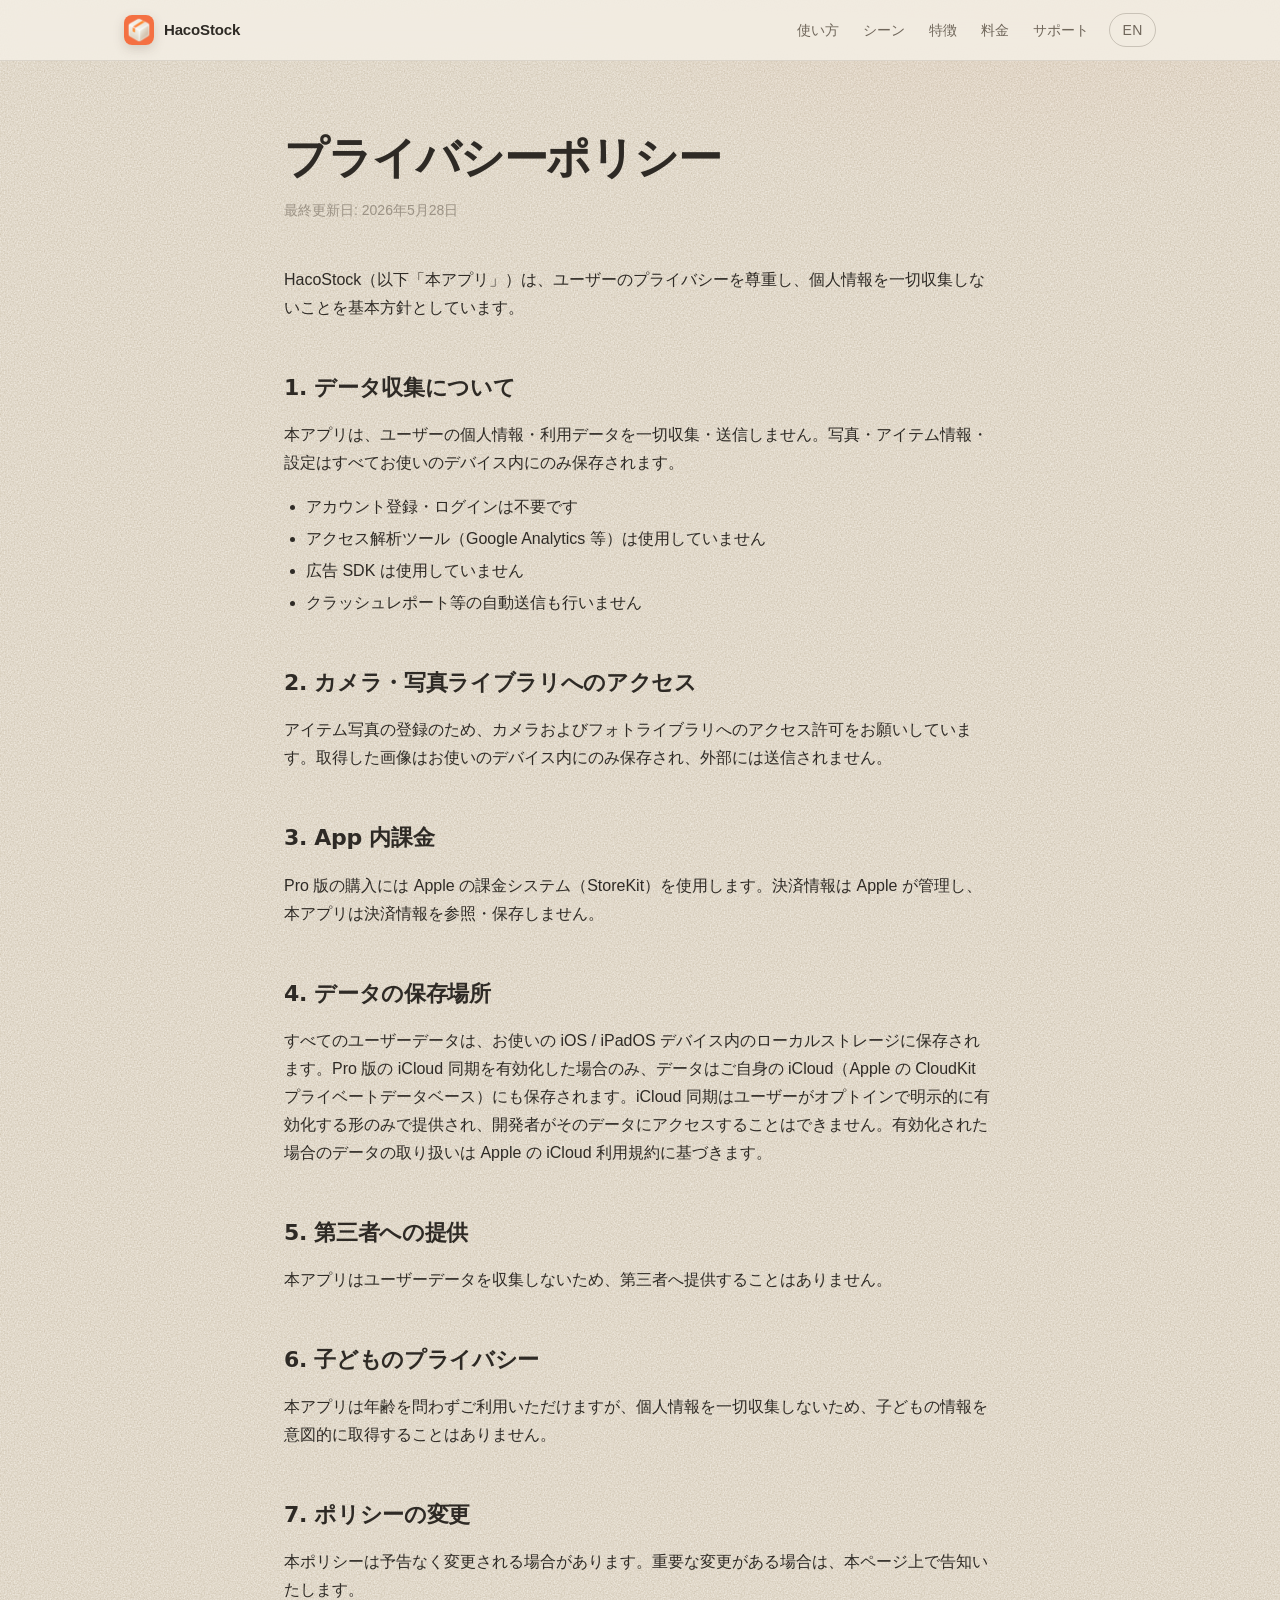
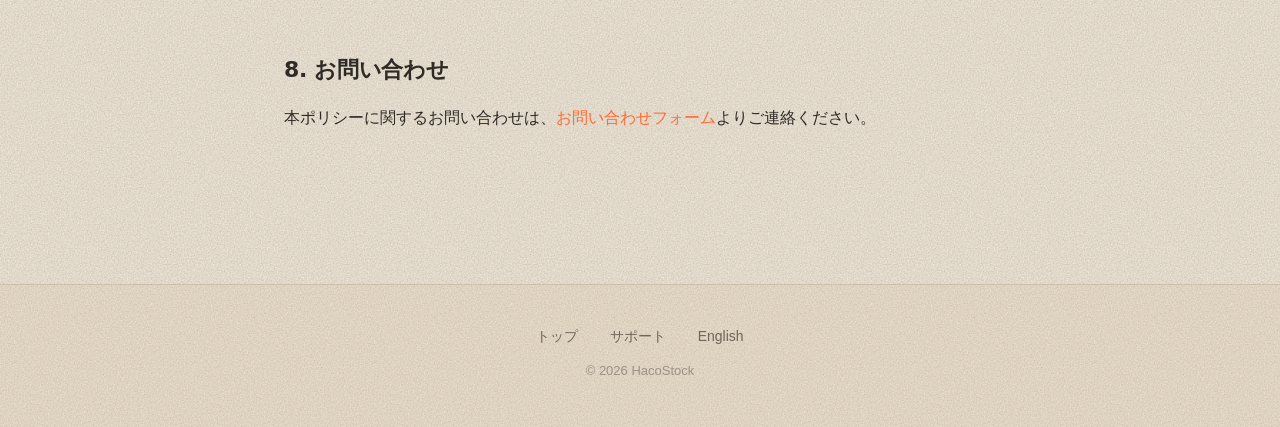
<file: privacy.html>
<!DOCTYPE html>
<html lang="ja">
<head>
<meta charset="UTF-8">
<meta name="viewport" content="width=device-width, initial-scale=1.0">
<title>プライバシーポリシー — HacoStock</title>
<meta name="description" content="HacoStock のプライバシーポリシー。データ収集に関する方針。">
<meta name="theme-color" content="#f4efe6">
<link rel="icon" type="image/png" href="assets/images/app-icon.png">
<link rel="stylesheet" href="assets/css/style.css">
<link rel="stylesheet" href="assets/css/theme-kraft.css">
<link rel="canonical" href="https://hacostock.github.io/privacy.html">
<link rel="alternate" hreflang="ja" href="https://hacostock.github.io/privacy.html">
<link rel="alternate" hreflang="en" href="https://hacostock.github.io/en/privacy.html">
</head>
<body>

<header class="site-header">
  <div class="container">
    <a class="brand" href="/">
      <img src="assets/images/app-icon.png" alt="HacoStock">
      <span>HacoStock</span>
    </a>
    <nav class="site-nav">
      <a href="index.html#howto">使い方</a>
      <a href="index.html#scenarios">シーン</a>
      <a href="index.html#features">特徴</a>
      <a href="index.html#pricing">料金</a>
      <a href="support.html">サポート</a>
      <a class="lang-switch" href="en/privacy.html">EN</a>
    </nav>
  </div>
</header>

<main class="article container">
  <h1>プライバシーポリシー</h1>
  <p class="updated">最終更新日: 2026年5月28日</p>

  <p>HacoStock（以下「本アプリ」）は、ユーザーのプライバシーを尊重し、個人情報を一切収集しないことを基本方針としています。</p>

  <h2>1. データ収集について</h2>
  <p>本アプリは、ユーザーの個人情報・利用データを一切収集・送信しません。写真・アイテム情報・設定はすべてお使いのデバイス内にのみ保存されます。</p>
  <ul>
    <li>アカウント登録・ログインは不要です</li>
    <li>アクセス解析ツール（Google Analytics 等）は使用していません</li>
    <li>広告 SDK は使用していません</li>
    <li>クラッシュレポート等の自動送信も行いません</li>
  </ul>

  <h2>2. カメラ・写真ライブラリへのアクセス</h2>
  <p>アイテム写真の登録のため、カメラおよびフォトライブラリへのアクセス許可をお願いしています。取得した画像はお使いのデバイス内にのみ保存され、外部には送信されません。</p>

  <h2>3. App 内課金</h2>
  <p>Pro 版の購入には Apple の課金システム（StoreKit）を使用します。決済情報は Apple が管理し、本アプリは決済情報を参照・保存しません。</p>

  <h2>4. データの保存場所</h2>
  <p>すべてのユーザーデータは、お使いの iOS / iPadOS デバイス内のローカルストレージに保存されます。Pro 版の iCloud 同期を有効化した場合のみ、データはご自身の iCloud（Apple の CloudKit プライベートデータベース）にも保存されます。iCloud 同期はユーザーがオプトインで明示的に有効化する形のみで提供され、開発者がそのデータにアクセスすることはできません。有効化された場合のデータの取り扱いは Apple の iCloud 利用規約に基づきます。</p>

  <h2>5. 第三者への提供</h2>
  <p>本アプリはユーザーデータを収集しないため、第三者へ提供することはありません。</p>

  <h2>6. 子どものプライバシー</h2>
  <p>本アプリは年齢を問わずご利用いただけますが、個人情報を一切収集しないため、子どもの情報を意図的に取得することはありません。</p>

  <h2>7. ポリシーの変更</h2>
  <p>本ポリシーは予告なく変更される場合があります。重要な変更がある場合は、本ページ上で告知いたします。</p>

  <h2>8. お問い合わせ</h2>
  <p>
    本ポリシーに関するお問い合わせは、<a href="https://forms.gle/EPYFyyKkkVsJQHyc8" target="_blank" rel="noopener">お問い合わせフォーム</a>よりご連絡ください。
  </p>
</main>

<footer class="site-footer">
  <div class="container">
    <nav>
      <a href="index.html">トップ</a>
      <a href="support.html">サポート</a>
      <a href="en/privacy.html">English</a>
    </nav>
    <p>© 2026 HacoStock</p>
  </div>
</footer>

</body>
</html>
</file>
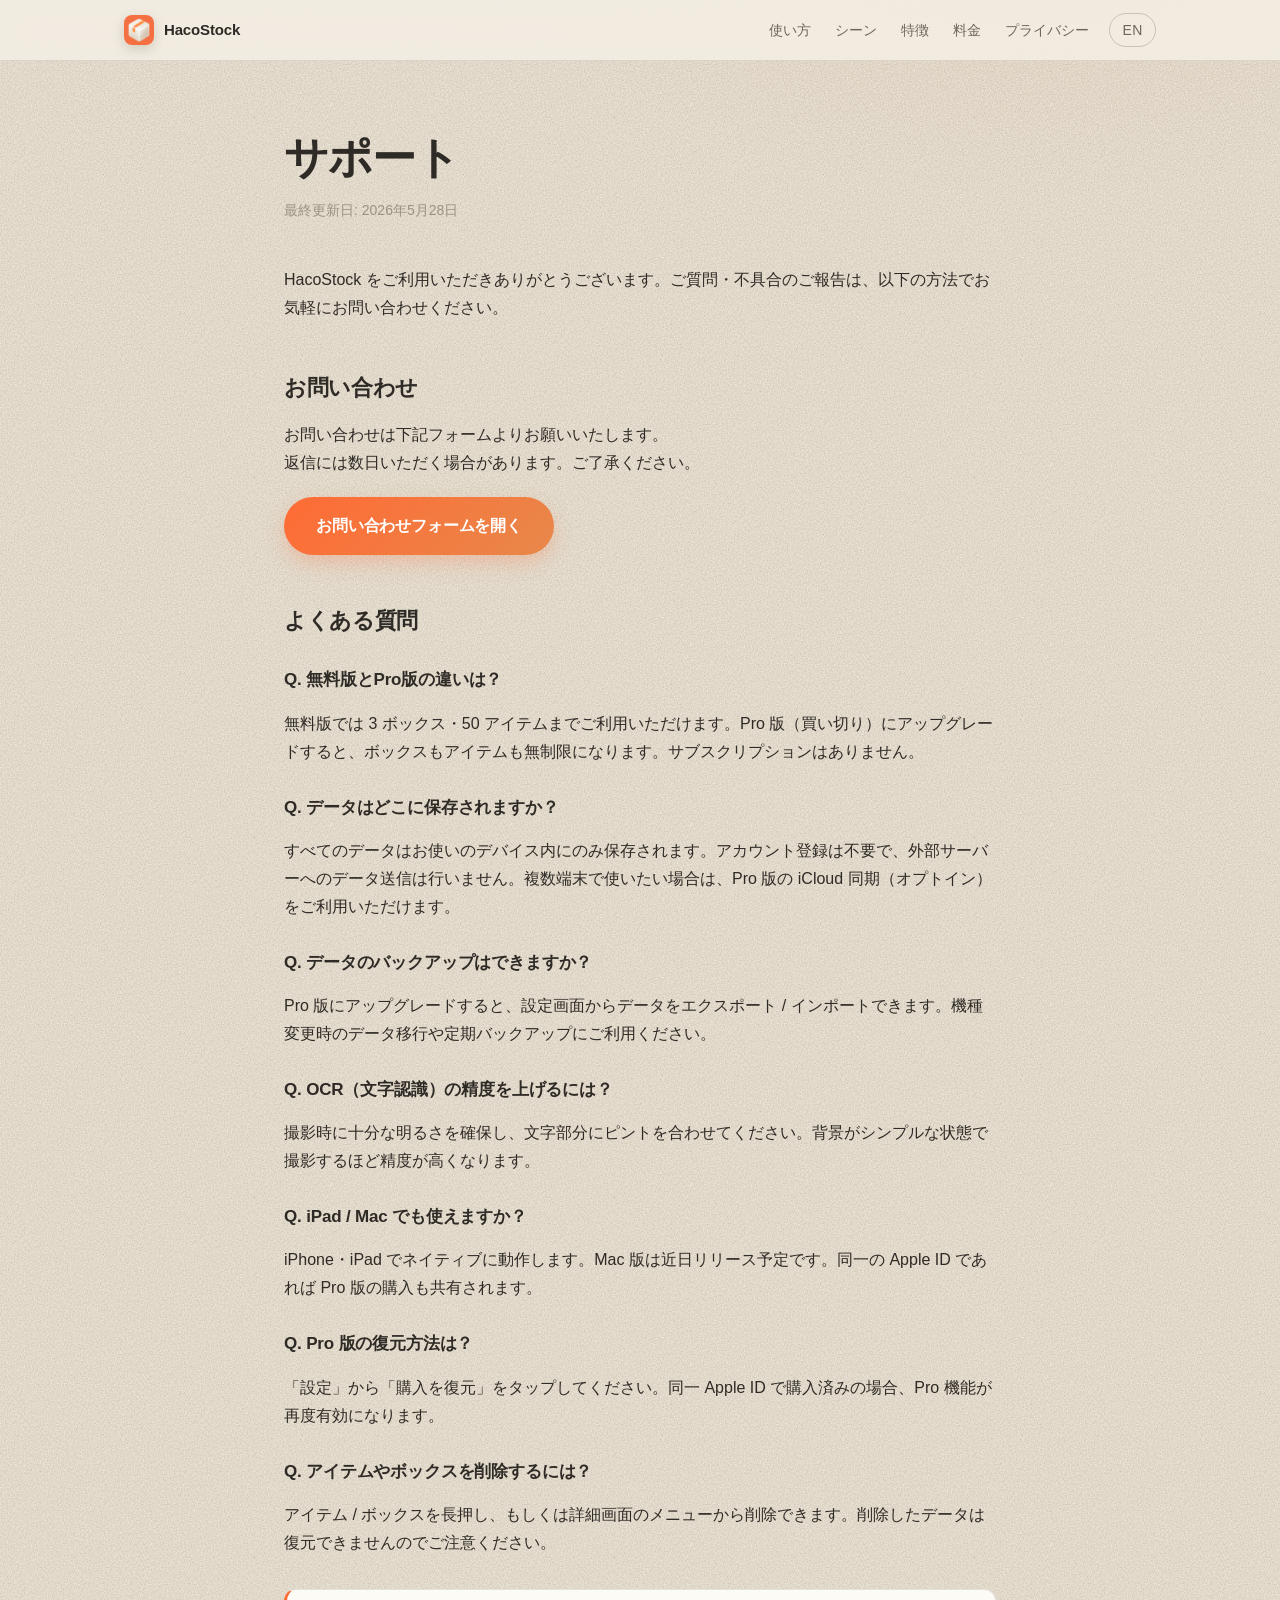
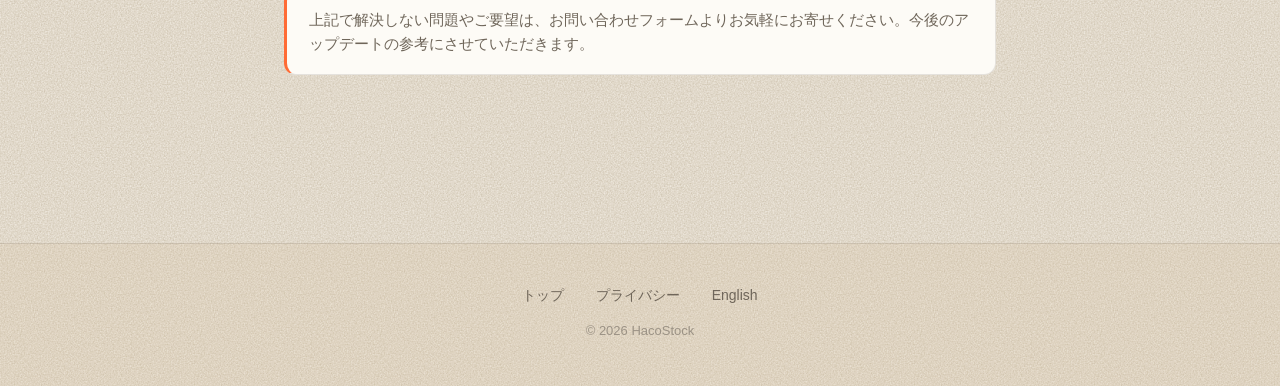
<file: support.html>
<!DOCTYPE html>
<html lang="ja">
<head>
<meta charset="UTF-8">
<meta name="viewport" content="width=device-width, initial-scale=1.0">
<title>サポート — HacoStock</title>
<meta name="description" content="HacoStock のサポートページ。よくある質問とお問い合わせ先。">
<meta name="theme-color" content="#f4efe6">
<link rel="icon" type="image/png" href="assets/images/app-icon.png">
<link rel="stylesheet" href="assets/css/style.css">
<link rel="stylesheet" href="assets/css/theme-kraft.css">
<link rel="canonical" href="https://hacostock.github.io/support.html">
<link rel="alternate" hreflang="ja" href="https://hacostock.github.io/support.html">
<link rel="alternate" hreflang="en" href="https://hacostock.github.io/en/support.html">
</head>
<body>

<header class="site-header">
  <div class="container">
    <a class="brand" href="/">
      <img src="assets/images/app-icon.png" alt="HacoStock">
      <span>HacoStock</span>
    </a>
    <nav class="site-nav">
      <a href="index.html#howto">使い方</a>
      <a href="index.html#scenarios">シーン</a>
      <a href="index.html#features">特徴</a>
      <a href="index.html#pricing">料金</a>
      <a href="privacy.html">プライバシー</a>
      <a class="lang-switch" href="en/support.html">EN</a>
    </nav>
  </div>
</header>

<main class="article container">
  <h1>サポート</h1>
  <p class="updated">最終更新日: 2026年5月28日</p>

  <p>HacoStock をご利用いただきありがとうございます。ご質問・不具合のご報告は、以下の方法でお気軽にお問い合わせください。</p>

  <h2>お問い合わせ</h2>
  <p>
    お問い合わせは下記フォームよりお願いいたします。<br>
    返信には数日いただく場合があります。ご了承ください。
  </p>
  <p>
    <a class="cta" href="https://forms.gle/EPYFyyKkkVsJQHyc8" target="_blank" rel="noopener">お問い合わせフォームを開く</a>
  </p>

  <h2>よくある質問</h2>

  <h3>Q. 無料版とPro版の違いは？</h3>
  <p>無料版では 3 ボックス・50 アイテムまでご利用いただけます。Pro 版（買い切り）にアップグレードすると、ボックスもアイテムも無制限になります。サブスクリプションはありません。</p>

  <h3>Q. データはどこに保存されますか？</h3>
  <p>すべてのデータはお使いのデバイス内にのみ保存されます。アカウント登録は不要で、外部サーバーへのデータ送信は行いません。複数端末で使いたい場合は、Pro 版の iCloud 同期（オプトイン）をご利用いただけます。</p>

  <h3>Q. データのバックアップはできますか？</h3>
  <p>Pro 版にアップグレードすると、設定画面からデータをエクスポート / インポートできます。機種変更時のデータ移行や定期バックアップにご利用ください。</p>

  <h3>Q. OCR（文字認識）の精度を上げるには？</h3>
  <p>撮影時に十分な明るさを確保し、文字部分にピントを合わせてください。背景がシンプルな状態で撮影するほど精度が高くなります。</p>

  <h3>Q. iPad / Mac でも使えますか？</h3>
  <p>iPhone・iPad でネイティブに動作します。Mac 版は近日リリース予定です。同一の Apple ID であれば Pro 版の購入も共有されます。</p>

  <h3>Q. Pro 版の復元方法は？</h3>
  <p>「設定」から「購入を復元」をタップしてください。同一 Apple ID で購入済みの場合、Pro 機能が再度有効になります。</p>

  <h3>Q. アイテムやボックスを削除するには？</h3>
  <p>アイテム / ボックスを長押し、もしくは詳細画面のメニューから削除できます。削除したデータは復元できませんのでご注意ください。</p>

  <div class="callout">
    上記で解決しない問題やご要望は、お問い合わせフォームよりお気軽にお寄せください。今後のアップデートの参考にさせていただきます。
  </div>
</main>

<footer class="site-footer">
  <div class="container">
    <nav>
      <a href="index.html">トップ</a>
      <a href="privacy.html">プライバシー</a>
      <a href="en/support.html">English</a>
    </nav>
    <p>© 2026 HacoStock</p>
  </div>
</footer>

</body>
</html>
</file>
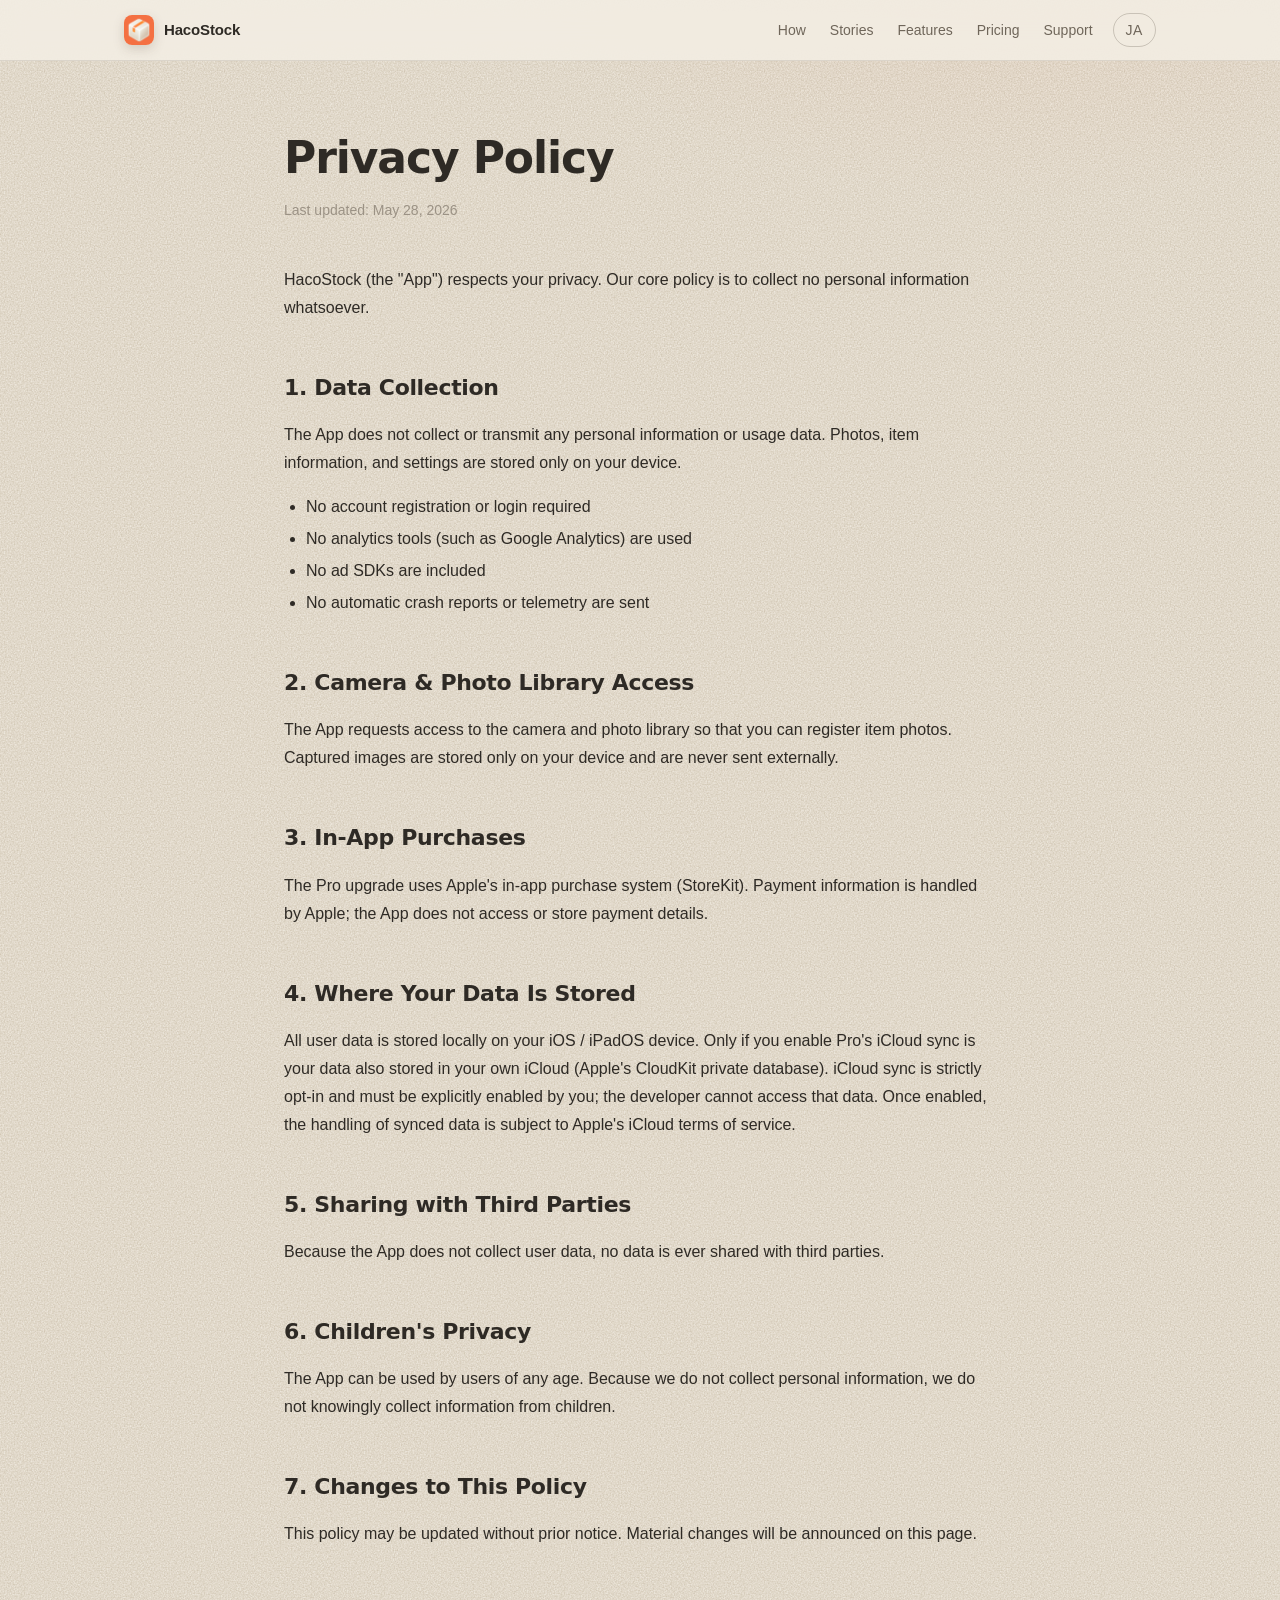
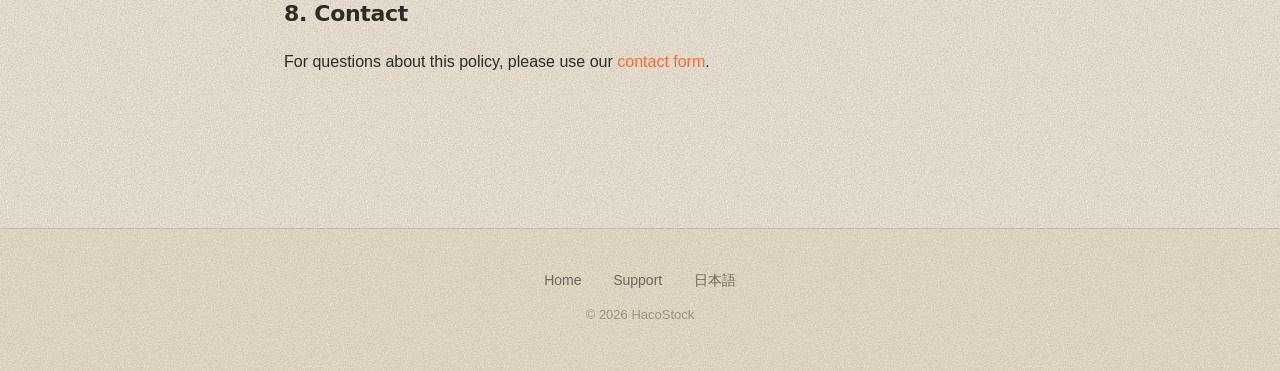
<file: en/privacy.html>
<!DOCTYPE html>
<html lang="en">
<head>
<meta charset="UTF-8">
<meta name="viewport" content="width=device-width, initial-scale=1.0">
<title>Privacy Policy — HacoStock</title>
<meta name="description" content="HacoStock privacy policy. Our policy on data collection.">
<meta name="theme-color" content="#f4efe6">
<link rel="icon" type="image/png" href="../assets/images/app-icon.png">
<link rel="stylesheet" href="../assets/css/style.css">
<link rel="stylesheet" href="../assets/css/theme-kraft.css">
<link rel="canonical" href="https://hacostock.github.io/en/privacy.html">
<link rel="alternate" hreflang="ja" href="https://hacostock.github.io/privacy.html">
<link rel="alternate" hreflang="en" href="https://hacostock.github.io/en/privacy.html">
</head>
<body>

<header class="site-header">
  <div class="container">
    <a class="brand" href="./">
      <img src="../assets/images/app-icon.png" alt="HacoStock">
      <span>HacoStock</span>
    </a>
    <nav class="site-nav">
      <a href="index.html#howto">How</a>
      <a href="index.html#scenarios">Stories</a>
      <a href="index.html#features">Features</a>
      <a href="index.html#pricing">Pricing</a>
      <a href="support.html">Support</a>
      <a class="lang-switch" href="../privacy.html">JA</a>
    </nav>
  </div>
</header>

<main class="article container">
  <h1>Privacy Policy</h1>
  <p class="updated">Last updated: May 28, 2026</p>

  <p>HacoStock (the "App") respects your privacy. Our core policy is to collect no personal information whatsoever.</p>

  <h2>1. Data Collection</h2>
  <p>The App does not collect or transmit any personal information or usage data. Photos, item information, and settings are stored only on your device.</p>
  <ul>
    <li>No account registration or login required</li>
    <li>No analytics tools (such as Google Analytics) are used</li>
    <li>No ad SDKs are included</li>
    <li>No automatic crash reports or telemetry are sent</li>
  </ul>

  <h2>2. Camera & Photo Library Access</h2>
  <p>The App requests access to the camera and photo library so that you can register item photos. Captured images are stored only on your device and are never sent externally.</p>

  <h2>3. In-App Purchases</h2>
  <p>The Pro upgrade uses Apple's in-app purchase system (StoreKit). Payment information is handled by Apple; the App does not access or store payment details.</p>

  <h2>4. Where Your Data Is Stored</h2>
  <p>All user data is stored locally on your iOS / iPadOS device. Only if you enable Pro's iCloud sync is your data also stored in your own iCloud (Apple's CloudKit private database). iCloud sync is strictly opt-in and must be explicitly enabled by you; the developer cannot access that data. Once enabled, the handling of synced data is subject to Apple's iCloud terms of service.</p>

  <h2>5. Sharing with Third Parties</h2>
  <p>Because the App does not collect user data, no data is ever shared with third parties.</p>

  <h2>6. Children's Privacy</h2>
  <p>The App can be used by users of any age. Because we do not collect personal information, we do not knowingly collect information from children.</p>

  <h2>7. Changes to This Policy</h2>
  <p>This policy may be updated without prior notice. Material changes will be announced on this page.</p>

  <h2>8. Contact</h2>
  <p>
    For questions about this policy, please use our <a href="https://forms.gle/EPYFyyKkkVsJQHyc8" target="_blank" rel="noopener">contact form</a>.
  </p>
</main>

<footer class="site-footer">
  <div class="container">
    <nav>
      <a href="index.html">Home</a>
      <a href="support.html">Support</a>
      <a href="../privacy.html">日本語</a>
    </nav>
    <p>© 2026 HacoStock</p>
  </div>
</footer>

</body>
</html>
</file>
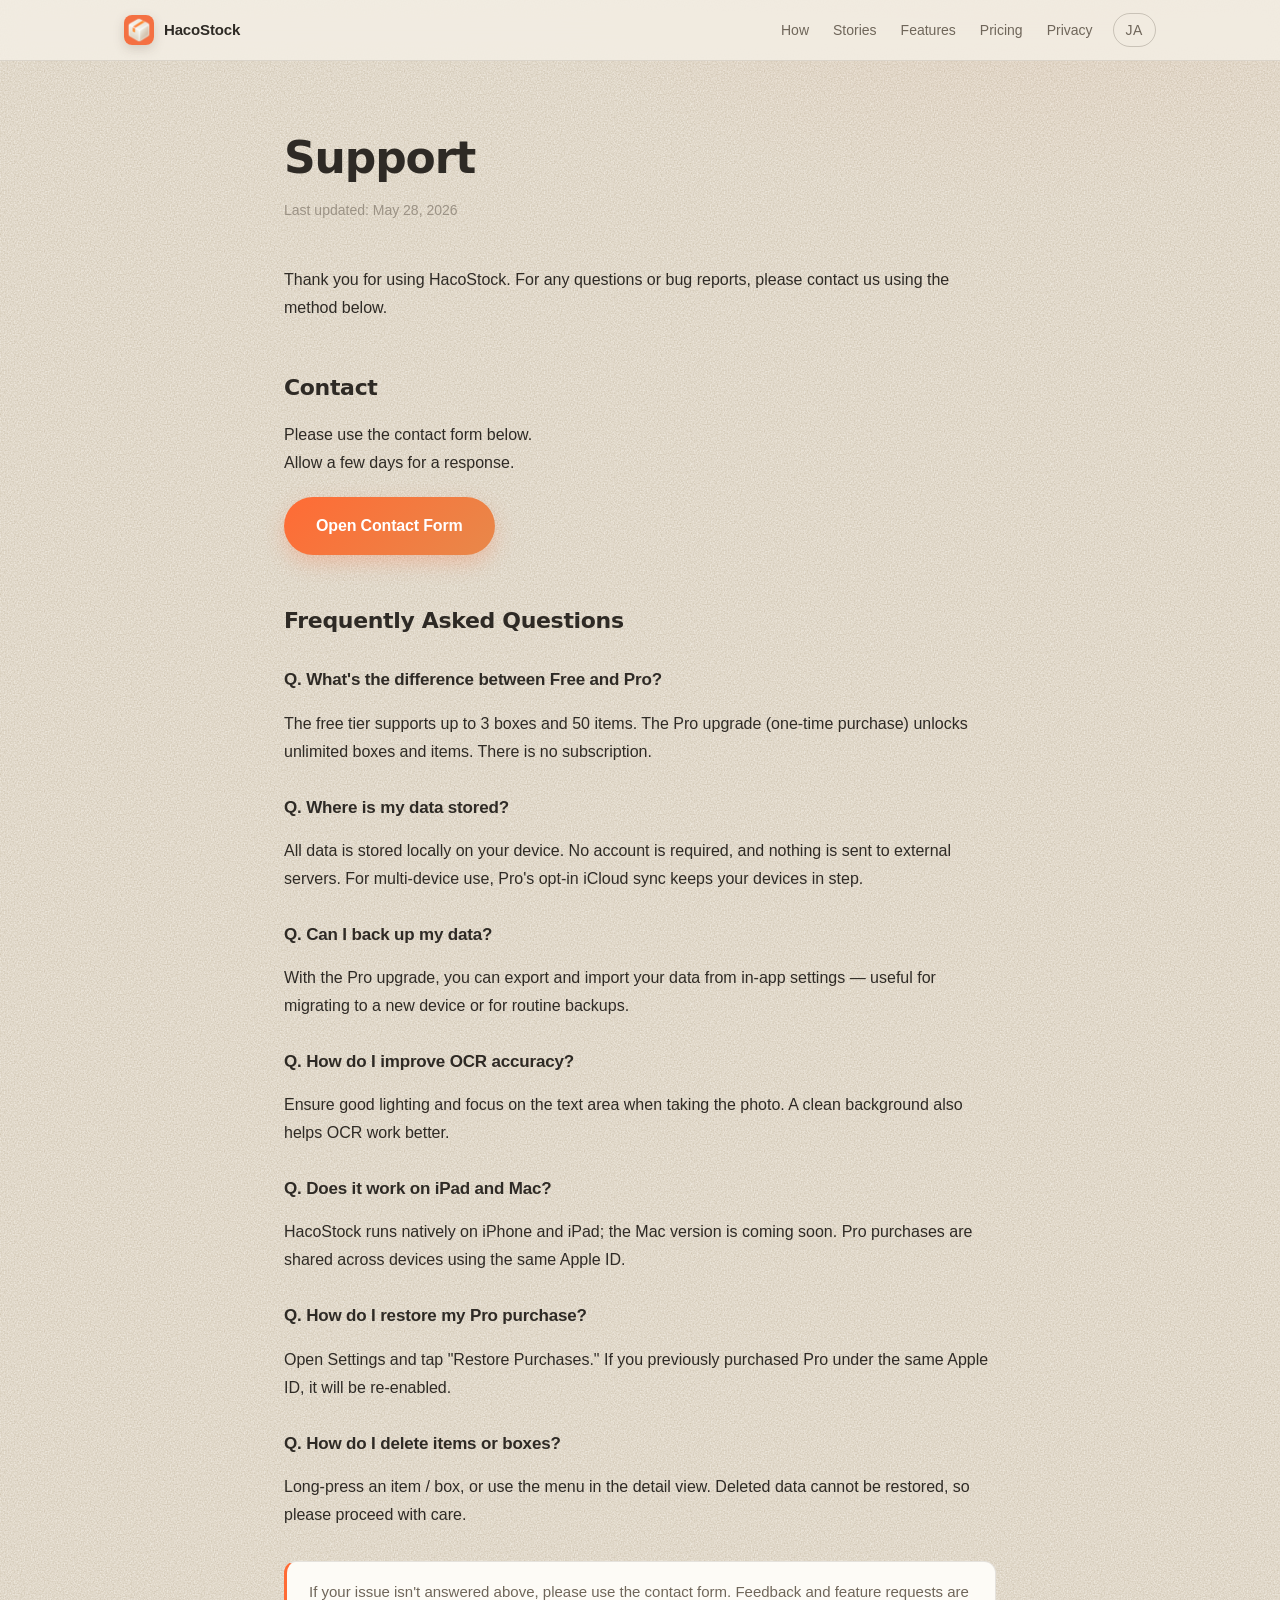
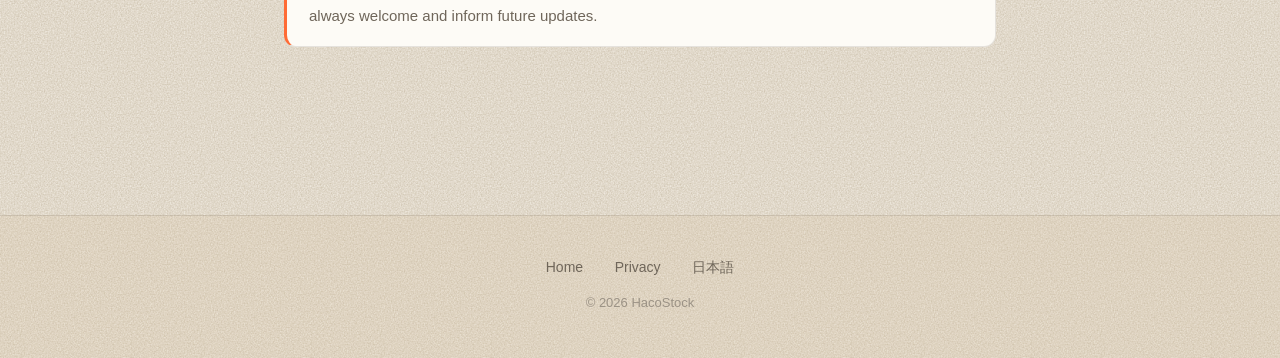
<file: en/support.html>
<!DOCTYPE html>
<html lang="en">
<head>
<meta charset="UTF-8">
<meta name="viewport" content="width=device-width, initial-scale=1.0">
<title>Support — HacoStock</title>
<meta name="description" content="HacoStock support page. FAQ and contact information.">
<meta name="theme-color" content="#f4efe6">
<link rel="icon" type="image/png" href="../assets/images/app-icon.png">
<link rel="stylesheet" href="../assets/css/style.css">
<link rel="stylesheet" href="../assets/css/theme-kraft.css">
<link rel="canonical" href="https://hacostock.github.io/en/support.html">
<link rel="alternate" hreflang="ja" href="https://hacostock.github.io/support.html">
<link rel="alternate" hreflang="en" href="https://hacostock.github.io/en/support.html">
</head>
<body>

<header class="site-header">
  <div class="container">
    <a class="brand" href="./">
      <img src="../assets/images/app-icon.png" alt="HacoStock">
      <span>HacoStock</span>
    </a>
    <nav class="site-nav">
      <a href="index.html#howto">How</a>
      <a href="index.html#scenarios">Stories</a>
      <a href="index.html#features">Features</a>
      <a href="index.html#pricing">Pricing</a>
      <a href="privacy.html">Privacy</a>
      <a class="lang-switch" href="../support.html">JA</a>
    </nav>
  </div>
</header>

<main class="article container">
  <h1>Support</h1>
  <p class="updated">Last updated: May 28, 2026</p>

  <p>Thank you for using HacoStock. For any questions or bug reports, please contact us using the method below.</p>

  <h2>Contact</h2>
  <p>
    Please use the contact form below.<br>
    Allow a few days for a response.
  </p>
  <p>
    <a class="cta" href="https://forms.gle/EPYFyyKkkVsJQHyc8" target="_blank" rel="noopener">Open Contact Form</a>
  </p>

  <h2>Frequently Asked Questions</h2>

  <h3>Q. What's the difference between Free and Pro?</h3>
  <p>The free tier supports up to 3 boxes and 50 items. The Pro upgrade (one-time purchase) unlocks unlimited boxes and items. There is no subscription.</p>

  <h3>Q. Where is my data stored?</h3>
  <p>All data is stored locally on your device. No account is required, and nothing is sent to external servers. For multi-device use, Pro's opt-in iCloud sync keeps your devices in step.</p>

  <h3>Q. Can I back up my data?</h3>
  <p>With the Pro upgrade, you can export and import your data from in-app settings — useful for migrating to a new device or for routine backups.</p>

  <h3>Q. How do I improve OCR accuracy?</h3>
  <p>Ensure good lighting and focus on the text area when taking the photo. A clean background also helps OCR work better.</p>

  <h3>Q. Does it work on iPad and Mac?</h3>
  <p>HacoStock runs natively on iPhone and iPad; the Mac version is coming soon. Pro purchases are shared across devices using the same Apple ID.</p>

  <h3>Q. How do I restore my Pro purchase?</h3>
  <p>Open Settings and tap "Restore Purchases." If you previously purchased Pro under the same Apple ID, it will be re-enabled.</p>

  <h3>Q. How do I delete items or boxes?</h3>
  <p>Long-press an item / box, or use the menu in the detail view. Deleted data cannot be restored, so please proceed with care.</p>

  <div class="callout">
    If your issue isn't answered above, please use the contact form. Feedback and feature requests are always welcome and inform future updates.
  </div>
</main>

<footer class="site-footer">
  <div class="container">
    <nav>
      <a href="index.html">Home</a>
      <a href="privacy.html">Privacy</a>
      <a href="../support.html">日本語</a>
    </nav>
    <p>© 2026 HacoStock</p>
  </div>
</footer>

</body>
</html>
</file>
<file: assets/css/style.css>
:root {
  --bg: #fbfaf7;
  --bg-elev: #ffffff;
  --surface: rgba(255, 255, 255, 0.7);
  --surface-solid: #ffffff;
  --text: #1d1d1f;
  --text-muted: #6e6e73;
  --text-soft: #86868b;
  --accent: #ff6b35;
  --accent-2: #ff9a5a;
  --accent-soft: #fff1ea;
  --border: rgba(0, 0, 0, 0.08);
  --border-strong: rgba(0, 0, 0, 0.12);
  --radius-sm: 12px;
  --radius: 18px;
  --radius-lg: 28px;
  --shadow-sm: 0 2px 8px rgba(0, 0, 0, 0.04);
  --shadow: 0 12px 40px rgba(0, 0, 0, 0.06);
  --shadow-lg: 0 24px 60px rgba(255, 107, 53, 0.18);
  --max-width: 1080px;
  /* Display = warm rounded gothic (ships on Apple devices, our core audience);
     gives the headings a crafted, paper-bag character instead of the default
     SF/Hiragino Kaku. Body stays Kaku for contrast and legibility. */
  --font-display: "Hiragino Maru Gothic ProN", "ヒラギノ丸ゴ ProN", "SF Pro Rounded", "M PLUS Rounded 1c", "Zen Maru Gothic", system-ui, sans-serif;
  --font-body: -apple-system, BlinkMacSystemFont, "SF Pro Text", "Hiragino Sans", "Helvetica Neue", Helvetica, sans-serif;
}

@media (prefers-color-scheme: dark) {
  :root {
    --bg: #0a0a0c;
    --bg-elev: #141416;
    --surface: rgba(26, 26, 28, 0.7);
    --surface-solid: #1a1a1c;
    --text: #f5f5f7;
    --text-muted: #a1a1a6;
    --text-soft: #6e6e73;
    --accent: #ff8a5f;
    --accent-2: #ffb088;
    --accent-soft: rgba(255, 138, 95, 0.12);
    --border: rgba(255, 255, 255, 0.08);
    --border-strong: rgba(255, 255, 255, 0.14);
    --shadow-sm: 0 2px 8px rgba(0, 0, 0, 0.3);
    --shadow: 0 12px 40px rgba(0, 0, 0, 0.4);
    --shadow-lg: 0 24px 60px rgba(255, 138, 95, 0.25);
  }
}

* { box-sizing: border-box; }
html { scroll-behavior: smooth; }

body {
  margin: 0;
  font-family: var(--font-body);
  background: var(--bg);
  color: var(--text);
  line-height: 1.6;
  -webkit-font-smoothing: antialiased;
  -moz-osx-font-smoothing: grayscale;
  overflow-x: hidden;
}

a { color: var(--accent); text-decoration: none; transition: opacity 0.15s ease; }
a:hover { opacity: 0.75; }
:focus-visible {
  outline: 2px solid var(--accent);
  outline-offset: 3px;
  border-radius: 4px;
}

.container {
  max-width: var(--max-width);
  margin: 0 auto;
  padding: 0 24px;
}

/* ──────── Header ──────── */
.site-header {
  position: sticky;
  top: 0;
  background: color-mix(in srgb, var(--bg) 80%, transparent);
  backdrop-filter: saturate(180%) blur(20px);
  -webkit-backdrop-filter: saturate(180%) blur(20px);
  border-bottom: 1px solid var(--border);
  z-index: 100;
}
.site-header .container {
  display: flex;
  align-items: center;
  justify-content: space-between;
  height: 60px;
}
.site-header .brand {
  display: flex;
  align-items: center;
  gap: 10px;
  font-weight: 600;
  color: var(--text);
  font-size: 15px;
  letter-spacing: -0.01em;
}
.site-header .brand:hover { opacity: 1; }
.site-header .brand img {
  width: 30px;
  height: 30px;
  border-radius: 8px;
  box-shadow: var(--shadow-sm);
}
.site-nav {
  display: flex;
  align-items: center;
}
.site-nav a {
  margin-left: 24px;
  color: var(--text-muted);
  font-size: 14px;
  font-weight: 500;
}
.site-nav a:hover { color: var(--text); opacity: 1; }
.lang-switch {
  margin-left: 20px !important;
  padding: 5px 12px;
  border: 1px solid var(--border-strong);
  border-radius: 999px;
  font-size: 12px;
  font-weight: 600;
  letter-spacing: 0.04em;
}

/* ──────── Hero ──────── */
.hero {
  position: relative;
  padding: 88px 0 72px;
  overflow: hidden;
}
.hero-canvas {
  position: absolute;
  inset: 0;
  width: 100%;
  height: 100%;
  z-index: 0;
  pointer-events: none;
  opacity: 0.85;
}
.hero::before {
  content: "";
  position: absolute;
  top: -20%;
  left: 50%;
  transform: translateX(-50%);
  width: 1000px;
  height: 800px;
  background: radial-gradient(ellipse at center, var(--accent) 0%, transparent 60%);
  opacity: 0.16;
  filter: blur(80px);
  z-index: 0;
  pointer-events: none;
}
.hero > .container {
  position: relative;
  z-index: 1;
  display: grid;
  grid-template-columns: 1.05fr 1fr;
  gap: 48px;
  align-items: center;
}
.hero-text { text-align: left; }
.hero .icon-wrap {
  display: inline-block;
  position: relative;
  margin-bottom: 28px;
}
.hero .icon-wrap::after {
  content: "";
  position: absolute;
  inset: -16px;
  background: linear-gradient(135deg, var(--accent), var(--accent-2));
  border-radius: 36px;
  filter: blur(28px);
  opacity: 0.4;
  z-index: -1;
}
.hero img.icon {
  width: 88px;
  height: 88px;
  border-radius: 22px;
  box-shadow: var(--shadow-lg), 0 1px 0 rgba(255, 255, 255, 0.5) inset;
}
.hero h1 {
  font-family: var(--font-display);
  font-size: clamp(28px, 5.5vw, 60px);
  font-weight: 700;
  letter-spacing: -0.035em;
  margin: 0 0 20px;
  line-height: 1.15;
  text-wrap: balance;
}
.hero h1 .accent {
  background: linear-gradient(135deg, var(--accent) 0%, var(--accent-2) 100%);
  -webkit-background-clip: text;
  background-clip: text;
  color: transparent;
}
.hero .tagline {
  font-size: clamp(16px, 1.6vw, 19px);
  color: var(--text-muted);
  max-width: 520px;
  margin: 0 0 36px;
  line-height: 1.6;
}
.cta-group {
  display: flex;
  gap: 14px;
  flex-wrap: wrap;
}
.hero-meta {
  display: flex;
  align-items: center;
  flex-wrap: wrap;
  gap: 8px;
  margin-top: 20px;
  font-size: 13px;
  font-weight: 500;
  color: var(--text-soft);
}
.hero-meta .dot {
  width: 3px;
  height: 3px;
  border-radius: 50%;
  background: currentColor;
  opacity: 0.6;
}

/* Hero mockup */
.hero-mock {
  position: relative;
  display: flex;
  justify-content: center;
  align-items: center;
  perspective: 1200px;
}
.hero-mock::before {
  content: "";
  position: absolute;
  inset: 10% -10%;
  background: linear-gradient(135deg, var(--accent), var(--accent-2));
  filter: blur(60px);
  opacity: 0.22;
  z-index: 0;
  border-radius: 50%;
}
/* Device duo: an iPad behind, an iPhone overlapping in front — shows the
   collection at scale and backs up the "iPhone / iPad / Mac" line. The pair
   floats gently as one unit. */
.device-duo {
  position: relative;
  z-index: 1;
  width: min(440px, 100%);
  margin: 0 auto;
  animation: float 6s ease-in-out infinite;
}
.hero-mock:hover .device-duo {
  animation-play-state: paused;
  transform: translateY(-6px);
}
@media (prefers-reduced-motion: reduce) {
  .device-duo { animation: none; }
}
@keyframes float {
  0%, 100% { transform: translateY(0); }
  50%      { transform: translateY(-10px); }
}

/* Shared dark bezel (the screenshots already include the status bar). */
.tablet-mock,
.phone-mock {
  display: block;
  background: #45403a;
  filter: drop-shadow(0 24px 48px rgba(60, 50, 38, 0.26));
}
/* The tablet shows two screens (collection grid ↔ item detail) that crossfade. */
.tablet-stack {
  position: relative;
  width: 80%;
  transform: rotate(-4deg);
}
.tablet-mock {
  width: 100%;
  border: 12px solid #45403a;
  border-radius: 30px;
}
.tablet-stack .tablet-mock {
  animation: ipadFade 13.5s ease-in-out infinite;
}
/* Stack every screen after the first directly over it. */
.tablet-stack .tablet-mock + .tablet-mock {
  position: absolute;
  inset: 0;
  opacity: 0;
}
/* Three screens, each holding ~1/3 of the cycle, staggered by a third. */
.tablet-stack .tablet-mock:nth-child(2) { animation-delay: -4.5s; }
.tablet-stack .tablet-mock:nth-child(3) { animation-delay: -9s; }
@keyframes ipadFade {
  0%, 28%  { opacity: 1; }
  33%, 95% { opacity: 0; }
  100%     { opacity: 1; }
}
@media (prefers-reduced-motion: reduce) {
  .tablet-stack .tablet-mock { animation: none; }
}
.device-duo .phone-wrap {
  position: absolute;
  right: 0;
  bottom: -7%;
  z-index: 2;
  width: 43%;
  transform: rotate(5deg);
}
.device-duo .phone-wrap .phone-mock {
  width: 100%;
  border: 9px solid #45403a;
  border-radius: 40px;
}

/* ---- Signature moment: the photo-search "found it" loop -------------------
   Every ~7s a warm scan beam sweeps the iPhone screen (the search), then a
   kraft luggage tag stamps in beside it (the result). It demos the product's
   core promise — 写真で検索 → どの箱か即わかる — without a word of copy. */
.phone-fx {
  position: absolute;
  inset: 9px;
  border-radius: 32px;
  overflow: hidden;
  pointer-events: none;
}
.phone-fx::before {
  content: "";
  position: absolute;
  left: -12%;
  right: -12%;
  height: 20%;
  top: -24%;
  background: linear-gradient(
    to bottom,
    rgba(216, 85, 31, 0) 0%,
    rgba(216, 85, 31, 0.32) 42%,
    rgba(255, 243, 228, 0.9) 50%,
    rgba(216, 85, 31, 0.32) 58%,
    rgba(216, 85, 31, 0) 100%
  );
  animation: scanSweep 7s ease-in-out infinite;
}
@keyframes scanSweep {
  0%        { top: -24%; opacity: 0; }
  4%        { opacity: 1; }
  26%       { top: 110%; opacity: 1; }
  30%, 100% { top: 110%; opacity: 0; }
}
.found-tag {
  position: absolute;
  left: -72%;
  bottom: 16%;
  z-index: 3;
  display: flex;
  align-items: center;
  gap: 9px;
  padding: 10px 16px 10px 12px;
  background: #fbf8f1;
  color: #4a3f30;
  font-size: 14.5px;
  font-weight: 600;
  white-space: nowrap;
  border: 1px solid rgba(120, 95, 60, 0.3);
  border-radius: 12px;
  box-shadow: 0 14px 30px rgba(70, 55, 40, 0.2);
  transform: scale(0.4) rotate(-14deg);
  opacity: 0;
  animation: tagStamp 7s cubic-bezier(0.2, 1.4, 0.4, 1) infinite;
}
.found-tag b { color: var(--accent, #d8551f); font-weight: 700; }
.found-tag .tag-check {
  flex: none;
  width: 21px;
  height: 21px;
  border-radius: 50%;
  background: var(--accent, #d8551f);
  color: #fff;
  display: grid;
  place-items: center;
}
.found-tag .tag-check svg { width: 12px; height: 12px; }
@keyframes tagStamp {
  0%, 27%   { transform: scale(0.4) rotate(-14deg); opacity: 0; }
  33%       { transform: scale(1.1) rotate(-5deg); opacity: 1; }
  37%       { transform: scale(1) rotate(-7deg); opacity: 1; }
  86%       { transform: scale(1) rotate(-7deg); opacity: 1; }
  94%, 100% { transform: scale(0.92) rotate(-7deg); opacity: 0; }
}
@media (prefers-reduced-motion: reduce) {
  .phone-fx::before { animation: none; opacity: 0; }
  .found-tag { animation: none; opacity: 1; transform: scale(1) rotate(-7deg); }
}
.cta {
  display: inline-flex;
  align-items: center;
  gap: 8px;
  padding: 15px 32px;
  background: linear-gradient(135deg, var(--accent) 0%, var(--accent-2) 100%);
  color: white;
  border-radius: 999px;
  font-weight: 600;
  font-size: 16px;
  letter-spacing: -0.01em;
  box-shadow: 0 8px 24px rgba(255, 107, 53, 0.3);
  transition: transform 0.2s ease, box-shadow 0.2s ease, opacity 0.2s ease;
}
.cta:hover {
  transform: translateY(-2px);
  box-shadow: 0 12px 32px rgba(255, 107, 53, 0.4);
  opacity: 1;
}
.cta.secondary {
  background: var(--surface-solid);
  color: var(--text);
  border: 1px solid var(--border-strong);
  box-shadow: var(--shadow-sm);
}
.cta.secondary:hover { box-shadow: var(--shadow); }
.cta[aria-disabled="true"] {
  opacity: 0.55;
  cursor: not-allowed;
  pointer-events: none;
}

/* ──────── Section base ──────── */
section { position: relative; }
.section-eyebrow {
  display: inline-block;
  font-size: 13px;
  font-weight: 600;
  letter-spacing: 0.12em;
  text-transform: uppercase;
  color: var(--accent);
  margin-bottom: 14px;
}
.section-title {
  font-family: var(--font-display);
  font-size: clamp(30px, 4.5vw, 44px);
  font-weight: 700;
  letter-spacing: -0.025em;
  line-height: 1.1;
  margin: 0 0 16px;
}
.section-lead {
  color: var(--text-muted);
  font-size: 17px;
  max-width: 580px;
  margin: 0 auto 56px;
  line-height: 1.6;
}
.section-head {
  text-align: center;
  margin-bottom: 56px;
}

/* ──────── How it works ──────── */
.howto {
  padding: 80px 0;
}
.steps {
  display: grid;
  grid-template-columns: repeat(auto-fit, minmax(240px, 1fr));
  gap: 24px;
  counter-reset: step;
}
.step {
  position: relative;
  padding: 28px 24px 32px;
  background: var(--surface);
  backdrop-filter: blur(12px);
  -webkit-backdrop-filter: blur(12px);
  border: 1px solid var(--border);
  border-radius: var(--radius);
  overflow: hidden;
}
.step .step-mock {
  display: block;
  width: 70%;
  max-width: 200px;
  margin: 0 auto 20px;
  background: #45403a;
  border: 8px solid #45403a;
  border-radius: 36px;
  filter: drop-shadow(0 14px 30px rgba(60, 50, 38, 0.22));
}
.step::before {
  counter-increment: step;
  content: counter(step);
  position: absolute;
  top: 14px;
  left: 22px;
  font-family: var(--font-display);
  font-size: 14px;
  font-weight: 700;
  letter-spacing: 0.05em;
  color: var(--accent);
  line-height: 1;
}
.step h3 {
  margin: 0 0 10px;
  font-size: 19px;
  font-weight: 600;
  letter-spacing: -0.01em;
  text-align: center;
}
.step p {
  margin: 0;
  font-size: 15px;
  color: var(--text-muted);
  line-height: 1.6;
  text-align: center;
}

/* ──────── Scenarios ──────── */
.scenarios { padding: 80px 0; }
.scenario-list {
  display: grid;
  gap: 24px;
  max-width: 880px;
  margin: 0 auto;
}
.scenario {
  position: relative;
  display: grid;
  grid-template-columns: auto 1fr;
  gap: 28px;
  align-items: start;
  background: var(--surface);
  backdrop-filter: blur(12px);
  -webkit-backdrop-filter: blur(12px);
  border: 1px solid var(--border);
  border-radius: var(--radius);
  padding: 32px 32px 32px 28px;
  transition: border-color 0.25s ease, box-shadow 0.25s ease, transform 0.25s ease;
}
.scenario:hover {
  border-color: var(--border-strong);
  box-shadow: var(--shadow);
  transform: translateY(-2px);
}
.scenario-num {
  display: inline-flex;
  align-items: center;
  justify-content: center;
  align-self: flex-start;
  width: max-content;
  min-width: 50px;
  height: 48px;
  padding: 0 12px;
  border-radius: 10px;
  background: linear-gradient(135deg, var(--accent), var(--accent-2));
  color: #fff;
  font-family: var(--font-display);
  font-size: 20px;
  font-weight: 700;
  letter-spacing: 0.02em;
  box-shadow: 0 6px 20px rgba(255, 107, 53, 0.25);
  flex-shrink: 0;
}
.scenario-body h3 {
  font-family: var(--font-display);
  font-size: 21px;
  font-weight: 700;
  letter-spacing: -0.015em;
  margin: 4px 0 14px;
  line-height: 1.3;
}
.scenario-quote {
  position: relative;
  padding: 14px 18px;
  background: var(--accent-soft);
  border-radius: 12px;
  font-size: 15px;
  color: var(--text);
  line-height: 1.6;
  margin: 0 0 14px;
}
.scenario-quote::before {
  content: "";
  position: absolute;
  top: -7px;
  left: 22px;
  width: 14px;
  height: 14px;
  background: var(--accent-soft);
  transform: rotate(45deg);
}
.scenario-solution {
  position: relative;
  padding-left: 24px;
  font-size: 15px;
  color: var(--text-muted);
  line-height: 1.65;
  margin: 0;
}
.scenario-solution::before {
  content: "→";
  position: absolute;
  left: 0;
  top: 0;
  color: var(--accent);
  font-weight: 700;
}
.scenario-solution strong {
  color: var(--text);
  font-weight: 600;
}

@media (max-width: 600px) {
  .scenario {
    grid-template-columns: 1fr;
    gap: 16px;
    padding: 28px 24px;
  }
  .scenario-num { min-width: 44px; height: 44px; padding: 0 10px; font-size: 18px; border-radius: 9px; }
}

/* ──────── Features ──────── */
.features { padding: 80px 0; }
.feature-grid {
  display: grid;
  grid-template-columns: repeat(auto-fit, minmax(280px, 1fr));
  gap: 20px;
}
.feature {
  background: var(--surface);
  backdrop-filter: blur(12px);
  -webkit-backdrop-filter: blur(12px);
  border: 1px solid var(--border);
  border-radius: var(--radius);
  padding: 32px 28px;
  transition: transform 0.25s ease, border-color 0.25s ease, box-shadow 0.25s ease;
}
.feature:hover {
  transform: translateY(-3px);
  border-color: var(--border-strong);
  box-shadow: var(--shadow);
}
.feature .icon-badge {
  display: inline-flex;
  align-items: center;
  justify-content: center;
  width: 52px;
  height: 52px;
  border-radius: 14px;
  background: linear-gradient(135deg, var(--accent-soft), transparent);
  border: 1px solid var(--border);
  color: var(--accent);
  margin-bottom: 18px;
}
.feature .icon-badge svg {
  width: 26px;
  height: 26px;
  display: block;
}
.feature h3 {
  font-size: 18px;
  margin: 0 0 8px;
  font-weight: 600;
  letter-spacing: -0.01em;
}
.feature p {
  font-size: 15px;
  color: var(--text-muted);
  margin: 0;
  line-height: 1.6;
}

/* ──────── Pricing ──────── */
.pricing { padding: 80px 0; }
.pricing .section-head { margin-bottom: 48px; }
.plan-grid {
  display: grid;
  grid-template-columns: repeat(auto-fit, minmax(280px, 1fr));
  gap: 20px;
  max-width: 720px;
  margin: 0 auto;
}
.plan {
  position: relative;
  background: var(--surface);
  backdrop-filter: blur(12px);
  -webkit-backdrop-filter: blur(12px);
  border: 1px solid var(--border);
  border-radius: var(--radius);
  padding: 36px 28px;
  text-align: left;
}
.plan.pro {
  border-color: transparent;
  background: linear-gradient(180deg, var(--accent-soft), var(--surface-solid));
  box-shadow: var(--shadow);
}
.plan.pro::before {
  content: "RECOMMENDED";
  position: absolute;
  top: 16px;
  right: 16px;
  font-size: 10px;
  font-weight: 700;
  letter-spacing: 0.12em;
  color: var(--accent);
  background: var(--bg-elev);
  border: 1px solid var(--accent);
  padding: 4px 10px;
  border-radius: 999px;
}
.plan h3 {
  margin: 0 0 6px;
  font-size: 22px;
  font-weight: 600;
  letter-spacing: -0.01em;
}
.plan .plan-sub {
  margin: 0;
  font-size: 14px;
  color: var(--text-soft);
}
.plan .price {
  font-family: var(--font-display);
  font-size: 38px;
  font-weight: 700;
  letter-spacing: -0.03em;
  margin: 20px 0 24px;
  line-height: 1.1;
}
.plan .price small {
  display: block;
  font-size: 13px;
  color: var(--text-muted);
  font-weight: 500;
  letter-spacing: 0;
  margin-top: 6px;
}
.plan .plan-note {
  font-size: 12px;
  color: var(--text-soft);
  margin: -16px 0 22px;
}
.plan .price-was {
  text-decoration: line-through;
  color: var(--text-soft);
  font-weight: 600;
  margin-right: 10px;
}
.plan .price-tag {
  display: inline-block;
  font-size: 12px;
  font-weight: 700;
  letter-spacing: 0.02em;
  color: var(--accent);
  background: var(--accent-soft);
  padding: 2px 9px;
  border-radius: 999px;
}
.plan ul {
  list-style: none;
  padding: 0;
  margin: 0;
}
.plan li {
  display: flex;
  gap: 10px;
  padding: 7px 0;
  font-size: 15px;
  color: var(--text);
}
.plan li::before {
  content: "✓";
  color: var(--accent);
  font-weight: 700;
  flex-shrink: 0;
}

/* ──────── Article ──────── */
.article {
  /* Keep left/right padding so text doesn't hit the screen edge — this rule
     comes after .container and would otherwise zero out its 24px side padding. */
  padding: 72px 24px 96px;
  max-width: 760px;
  margin: 0 auto;
}
.article h1 {
  font-family: var(--font-display);
  font-size: clamp(32px, 4.5vw, 44px);
  font-weight: 700;
  letter-spacing: -0.025em;
  margin: 0 0 14px;
  line-height: 1.15;
}
.article .updated {
  color: var(--text-soft);
  font-size: 14px;
  margin-bottom: 44px;
}
.article h2 {
  font-family: var(--font-display);
  font-size: 22px;
  font-weight: 600;
  margin: 48px 0 14px;
  letter-spacing: -0.015em;
}
.article h3 {
  font-size: 17px;
  font-weight: 600;
  margin: 28px 0 8px;
  letter-spacing: -0.01em;
}
.article p, .article li {
  color: var(--text);
  font-size: 16px;
  line-height: 1.75;
}
.article ul { padding-left: 22px; }
.article li { margin-bottom: 4px; }
.article .callout {
  background: var(--surface);
  backdrop-filter: blur(12px);
  -webkit-backdrop-filter: blur(12px);
  border: 1px solid var(--border);
  border-left: 3px solid var(--accent);
  border-radius: var(--radius-sm);
  padding: 18px 22px;
  margin: 32px 0;
  font-size: 15px;
  color: var(--text-muted);
}
.article .cta { margin-top: 4px; }

/* ──────── Footer ──────── */
.site-footer {
  border-top: 1px solid var(--border);
  padding: 40px 0 32px;
  text-align: center;
  color: var(--text-soft);
  font-size: 13px;
  margin-top: 40px;
}
.site-footer nav {
  margin-bottom: 14px;
}
.site-footer nav a {
  color: var(--text-muted);
  margin: 0 14px;
  font-size: 14px;
}

/* ──────── Reveal animation ──────── */
@media (prefers-reduced-motion: no-preference) {
  .reveal {
    opacity: 0;
    transform: translateY(16px);
    animation: reveal 0.6s ease-out forwards;
  }
  .reveal-1 { animation-delay: 0.05s; }
  .reveal-2 { animation-delay: 0.15s; }
  .reveal-3 { animation-delay: 0.25s; }
  @keyframes reveal {
    to { opacity: 1; transform: translateY(0); }
  }
}

/* ──────── FAQ ──────── */
.faq { padding: 80px 0; }
.faq .section-head { margin-bottom: 40px; }
.faq-list {
  max-width: 720px;
  margin: 0 auto;
  display: grid;
  gap: 12px;
}
.faq-item {
  background: var(--surface);
  backdrop-filter: blur(12px);
  -webkit-backdrop-filter: blur(12px);
  border: 1px solid var(--border);
  border-radius: var(--radius-sm);
  padding: 0 20px;
}
.faq-item summary {
  cursor: pointer;
  list-style: none;
  padding: 18px 28px 18px 0;
  font-weight: 600;
  font-size: 15px;
  position: relative;
}
.faq-item summary::-webkit-details-marker { display: none; }
.faq-item summary::after {
  content: "+";
  position: absolute;
  right: 2px;
  top: 50%;
  transform: translateY(-50%);
  color: var(--accent);
  font-size: 20px;
  font-weight: 400;
}
.faq-item[open] summary::after { content: "−"; }
.faq-item p {
  margin: 0;
  padding: 0 0 18px;
  font-size: 14px;
  line-height: 1.8;
  color: var(--text-muted);
}

/* ──────── Bottom CTA ──────── */
.cta-bottom {
  padding: 80px 0 96px;
  text-align: center;
}
.cta-bottom .section-lead { margin: 12px 0 28px; }
.cta-bottom .cta-group { justify-content: center; }

/* ──────── Responsive ──────── */
@media (max-width: 880px) {
  .hero > .container {
    grid-template-columns: 1fr;
    gap: 28px;
    text-align: center;
  }
  .hero-text { text-align: center; }
  .hero .tagline { margin-left: auto; margin-right: auto; }
  .cta-group { justify-content: center; }
  .hero-mock { order: -1; }
  .device-duo { width: min(360px, 84%); }
  /* The bezel radius/width are fixed px, so scale them down with the smaller
     mocks — otherwise the corners look far too round at this size. */
  .tablet-mock { border-width: 9px; border-radius: 22px; }
  .device-duo .phone-wrap .phone-mock { border-width: 7px; border-radius: 30px; }
  .phone-fx { inset: 7px; border-radius: 23px; }
}
@media (max-width: 720px) {
  .site-nav a { margin-left: 14px; font-size: 13px; }
  .lang-switch { margin-left: 14px !important; padding: 4px 10px; }
  .hero { padding: 56px 0 48px; }
  .hero img.icon { width: 72px; height: 72px; border-radius: 18px; }
  .hero::before { width: 500px; height: 500px; }
  .howto, .features, .pricing, .faq { padding: 56px 0; }
  .cta-bottom { padding: 56px 0 72px; }
  .section-head { margin-bottom: 40px; }
  .plan, .feature { padding: 28px 24px; }
  .step .step-mock { max-width: 180px; }
}
@media (max-width: 540px) {
  .site-nav a:not(.lang-switch):not([href*="support"]) { display: none; }
}

/* ──────── Framer-style motion (scroll reveals + hover physics) ────────
   [data-anim] is added by scroll-anim.js only, so pages without JS render
   fully visible. Reveals use a long ease-out-quint curve with a per-item
   stagger (--anim-delay); cards get a springy hover lift. */
/* Doubled attribute selector so the reveal transition outranks any card rule
   (theme files re-declare transitions on .step/.plan/.cta). scroll-anim.js
   removes data-anim once the reveal finishes, handing transitions back to the
   cards' own hover rules. */
[data-anim][data-anim] {
  opacity: 0;
  transform: translateY(26px) scale(0.985);
  transition:
    opacity 0.7s cubic-bezier(0.22, 1, 0.36, 1),
    transform 0.9s cubic-bezier(0.22, 1, 0.36, 1);
  transition-delay: var(--anim-delay, 0ms);
  will-change: opacity, transform;
}
[data-anim][data-anim].in-view {
  opacity: 1;
  transform: none;
}

.cta:active { transform: scale(0.97); }

@media (prefers-reduced-motion: reduce) {
  [data-anim][data-anim] { opacity: 1; transform: none; transition: none; }
}

/* ──────── Japanese line-breaking ────────
   Short JP copy was wrapping mid-phrase and leaving 1–2 char widows
   (e.g. "…切るだ" / "け。"). `text-wrap: balance` evens the line lengths
   and removes the lone trailing character; `word-break: auto-phrase` adds
   phrase-boundary break points on Chromium (falls back to normal
   elsewhere). Both are safe progressive enhancements. */
.hero .tagline,
.section-lead,
.step p,
.scenario-quote,
.scenario-solution,
.feature p,
.plan-sub,
.plan li,
.faq-item p {
  /* pretty: fill each line to the width, only fix the last-line orphan
     (balance narrowed every line and left symmetric gaps on centered copy).
     auto-phrase: phrase-boundary breaks on Chromium; no-op elsewhere. */
  text-wrap: pretty;
  word-break: auto-phrase;
}

/* ──────── Concept band (full-bleed photo) ────────
   Real numbered cardboard boxes with one glowing = the app's promise in one
   image (auto-numbering + photo search "found it"). Full-bleed; a left scrim
   keeps the copy legible while the glowing box stays visible on the right. */
.concept {
  position: relative;
  width: 100vw;
  margin-left: calc(50% - 50vw);
  min-height: 460px;
  display: flex;
  align-items: center;
  background: #b99e78 url("../images/concept-boxes.jpg") 72% center / cover no-repeat;
  overflow: hidden;
}
.concept::before {
  content: "";
  position: absolute;
  inset: 0;
  background: linear-gradient(
    90deg,
    rgba(32, 25, 17, 0.86) 0%,
    rgba(32, 25, 17, 0.58) 40%,
    rgba(32, 25, 17, 0.05) 72%,
    transparent 100%
  );
}
.concept .container { position: relative; z-index: 1; }
.concept-copy {
  max-width: 540px;
  padding: 72px 0;
  color: #fff;
}
.concept-eyebrow {
  display: inline-block;
  font-size: 12px;
  font-weight: 600;
  letter-spacing: 0.1em;
  color: var(--accent-2);
  margin-bottom: 14px;
}
.concept h2 {
  font-family: var(--font-display);
  font-size: clamp(26px, 4vw, 44px);
  font-weight: 700;
  letter-spacing: -0.03em;
  line-height: 1.28;
  margin: 0 0 16px;
  color: #fff;
  text-wrap: pretty;
}
.concept h2 .accent { color: var(--accent-2); }
.concept h2 { word-break: auto-phrase; }
.concept-copy p {
  font-size: clamp(15px, 1.6vw, 18px);
  line-height: 1.75;
  margin: 0;
  color: rgba(255, 255, 255, 0.86);
  text-wrap: pretty;
  word-break: auto-phrase;
}
@media (max-width: 720px) {
  .concept {
    background-position: 78% center;
    min-height: 420px;
  }
  .concept::before {
    background: linear-gradient(
      180deg,
      rgba(32, 25, 17, 0.62) 0%,
      rgba(32, 25, 17, 0.78) 100%
    );
  }
  .concept-copy { padding: 56px 0; text-align: center; margin: 0 auto; }
}
</file>
<file: assets/css/theme-kraft.css>
/* =====================================================================
   HacoStock — Preview theme: "Kraft / Minimal" (direction C)
   Loaded AFTER style.css. Overrides only; index.html is untouched.
   A warm, paper/cardboard-inspired minimal look: kraft off-white,
   charcoal text, a single warm-orange accent, restrained label/tape
   motifs and generous whitespace. Reads as a calm, trustworthy tool.
   ===================================================================== */

:root {
  --bg: #f4efe6;            /* warm kraft paper */
  --bg-elev: #fbf8f2;
  --surface: #fdfbf6;
  --surface-solid: #fdfbf6;
  --text: #2e2a25;          /* warm charcoal */
  --text-muted: #6f665a;
  --text-soft: #9b9285;
  --accent: #ff6b35;        /* app orange — the single accent */
  --accent-2: #e8884a;
  --accent-soft: #f8e7d8;
  --border: rgba(60, 50, 40, 0.12);
  --border-strong: rgba(60, 50, 40, 0.22);
  --radius-sm: 12px;
  --radius: 16px;
  --radius-lg: 24px;
  --shadow-sm: 0 2px 8px rgba(70, 55, 40, 0.08);
  --shadow: 0 14px 34px rgba(70, 55, 40, 0.12);
  --shadow-lg: 0 22px 50px rgba(70, 55, 40, 0.16);
  /* paper/cardboard accents */
  --kraft: #cdb088;
  --kraft-deep: #b08d5f;
  --ink: #9e3a2a;          /* stamp ink — a second accent, used sparingly */
  --tape: rgba(228, 210, 176, 0.85);
  --tape-edge: rgba(150, 125, 90, 0.30);
}

/* Force the warm/light look even when the OS is in dark mode. */
@media (prefers-color-scheme: dark) {
  :root {
    --bg: #f4efe6;
    --bg-elev: #fbf8f2;
    --surface: #fdfbf6;
    --surface-solid: #fdfbf6;
    --text: #2e2a25;
    --text-muted: #6f665a;
    --text-soft: #9b9285;
  }
}

/* ── Page base: kraft paper with a faint fibre grain ─────────────────── */
body {
  background:
    /* very subtle paper fibre */
    url("data:image/svg+xml,%3Csvg xmlns='http://www.w3.org/2000/svg' width='180' height='180'%3E%3Cfilter id='p'%3E%3CfeTurbulence type='fractalNoise' baseFrequency='0.7' numOctaves='2' stitchTiles='stitch'/%3E%3CfeColorMatrix type='matrix' values='0 0 0 0 0.42  0 0 0 0 0.34  0 0 0 0 0.22  0 0 0 0.5 0'/%3E%3C/filter%3E%3Crect width='100%25' height='100%25' filter='url(%23p)'/%3E%3C/svg%3E"),
    radial-gradient(900px 540px at 80% -6%, rgba(255, 107, 53, 0.06), transparent 60%),
    var(--bg);
  background-size: 180px 180px, auto, auto;
  background-blend-mode: multiply, normal, normal;
  color: var(--text);
}
/* keep the grain quiet */
body { position: relative; }

/* ── Header ───────────────────────────────────────────────────────────── */
.site-header {
  background: color-mix(in srgb, var(--bg) 82%, transparent);
  border-bottom: 1px solid var(--border);
  backdrop-filter: blur(12px);
  -webkit-backdrop-filter: blur(12px);
}
.site-header .brand img { box-shadow: 0 4px 12px rgba(70, 55, 40, 0.18); }
.site-nav a { color: var(--text-muted); }
.site-nav a:hover { color: var(--accent); }
.lang-switch {
  border: 1px solid var(--border-strong);
  color: var(--text);
  background: transparent;
}

/* ── Hero ─────────────────────────────────────────────────────────────── */
.hero { background: transparent; }
.hero::before {                       /* soft warm aura behind headline */
  background: radial-gradient(ellipse at center, var(--accent) 0%, transparent 60%);
  opacity: 0.10;
}
.hero .container { position: relative; z-index: 1; }

/* App icon: warm soft shadow, no neon */
.hero .icon-wrap::after {
  background: linear-gradient(135deg, var(--accent), var(--kraft));
  opacity: 0.28;
}
.hero img.icon { box-shadow: var(--shadow-lg); }

/* Headline accent: flat warm orange, gentle */
.hero h1 .accent {
  color: var(--accent);
  filter: none;
}

/* Headline line-breaking: only break at intended points (<wbr>/<br>),
   never inside a word, and honour Japanese kinsoku (no small kana / 」
   stranded at a line start). */
.hero h1 {
  line-break: strict;
  word-break: keep-all;
}
.hero h1 .nb { white-space: nowrap; }

/* ── Buttons: clean, tactile, single accent ──────────────────────────── */
.cta {
  border-radius: 999px;
  box-shadow: 0 8px 20px rgba(255, 107, 53, 0.26);
  transition: transform 0.45s cubic-bezier(0.22, 1, 0.36, 1), box-shadow 0.45s cubic-bezier(0.22, 1, 0.36, 1);
}
.cta:hover { transform: translateY(-2px); box-shadow: 0 12px 26px rgba(255, 107, 53, 0.34); }
.cta.secondary {
  background: transparent;
  color: var(--text);
  border: 1.5px solid var(--border-strong);
  box-shadow: none;
}
.cta.secondary:hover { background: rgba(60, 50, 40, 0.04); box-shadow: none; }

/* App Store badge — an intentional "coming soon" element, not a dead button.
   Solid warm charcoal (the classic store-badge silhouette), full opacity,
   default cursor. Reads as a deliberate placeholder, never as broken. */
.cta.cta-store {
  background: var(--text);
  color: #fbf8f2;
  padding: 11px 24px 11px 22px;
  gap: 11px;
  box-shadow: 0 10px 24px rgba(46, 42, 37, 0.22);
  cursor: default;
  opacity: 1;
}
.cta.cta-store:hover { transform: none; box-shadow: 0 10px 24px rgba(46, 42, 37, 0.22); }
.cta-store-glyph {
  width: 26px;
  height: 26px;
  flex: 0 0 auto;
}
.cta-store-label {
  display: flex;
  flex-direction: column;
  align-items: flex-start;
  line-height: 1.05;
  text-align: left;
}
.cta-store-label small {
  font-size: 11px;
  font-weight: 600;
  letter-spacing: 0.04em;
  opacity: 0.78;
}
.cta-store-label strong {
  font-size: 19px;
  font-weight: 600;
  letter-spacing: -0.01em;
}

/* ── Phone mock: a strip of masking tape at the top corner ───────────── */
.hero-mock { position: relative; }
.hero-mock::before {
  background: linear-gradient(135deg, var(--accent), var(--kraft));
  opacity: 0.14;
}
.phone-mock { filter: drop-shadow(0 22px 44px rgba(70, 55, 40, 0.22)); }

/* ── Section eyebrows: a kraft "label tag" ───────────────────────────── */
.section-eyebrow {
  display: inline-block;
  color: var(--text);
  background: var(--kraft);
  background-image: linear-gradient(180deg, rgba(255,255,255,0.18), transparent);
  padding: 5px 14px 5px 22px;
  border-radius: 4px;
  font-weight: 700;
  letter-spacing: 0.08em;
  box-shadow: var(--shadow-sm);
  position: relative;
}
/* punched hole on the tag */
.section-eyebrow::before {
  content: "";
  position: absolute;
  left: 9px;
  top: 50%;
  transform: translateY(-50%);
  width: 6px;
  height: 6px;
  border-radius: 50%;
  background: var(--bg);
  box-shadow: inset 0 0 0 1px rgba(60,50,40,0.25);
}

/* ── Cards: warm paper, thin border, soft lift ───────────────────────── */
.step,
.scenario,
.feature,
.plan {
  background: var(--surface);
  border: 1px solid var(--border);
  border-radius: var(--radius);
  box-shadow: var(--shadow-sm);
  transition: transform 0.5s cubic-bezier(0.22, 1, 0.36, 1), box-shadow 0.5s cubic-bezier(0.22, 1, 0.36, 1), border-color 0.3s ease;
}
.feature:hover,
.scenario:hover,
.step:hover {
  transform: translateY(-6px);
  border-color: var(--border-strong);
  box-shadow: var(--shadow);
}

/* A small piece of masking tape pinning each step screenshot. */
.step { position: relative; }
.step .step-mock { position: relative; }
.step::before {
  content: "";
  position: absolute;
  top: 10px;
  left: 50%;
  width: 92px;
  height: 22px;
  transform: translateX(-50%) rotate(-3deg);
  background: var(--tape);
  border-left: 1px dashed var(--tape-edge);
  border-right: 1px dashed var(--tape-edge);
  box-shadow: 0 1px 3px rgba(70,55,40,0.12);
  z-index: 2;
  pointer-events: none;
}

/* Feature icon badges: kraft tile, orange glyph. */
.feature .icon-badge {
  border-radius: 12px;
  color: var(--accent);
  background: var(--accent-soft);
  border: 1px solid rgba(255, 107, 53, 0.18);
  box-shadow: none;
}
.feature .icon-badge svg { stroke: var(--accent); }

/* Step thumbnails & scenario numbers: quiet, warm. */
.step .step-mock { box-shadow: var(--shadow-sm); border-radius: 36px; }
/* Scenario marker = a rubber-stamp in "ink" (a second, quieter color than the
   orange action accent). The glyph names the situation (売/店/庫), so the marker
   carries meaning instead of a decorative 01/02/03 sequence. */
.scenario-num {
  background: transparent;
  color: var(--ink, #9e3a2a);
  border: 2px solid var(--ink, #9e3a2a);
  box-shadow: none;
  font-weight: 800;
  letter-spacing: 0.06em;
  transform: rotate(-4deg);
  opacity: 0.92;
}
.scenario-quote {
  background: rgba(60, 50, 40, 0.04);
  border: 1px solid var(--border);
  border-radius: var(--radius-sm);
}
/* Drop the speech-bubble diamond notch — quieter, less "decorated". */
.scenario-quote::before { display: none; }
.scenario-solution strong { color: var(--accent); }

/* ── Pricing: Pro plan with a kraft "recommended" tag ────────────────── */
.plan.pro {
  background: linear-gradient(180deg, var(--accent-soft), var(--surface));
  border: 1.5px solid rgba(255, 107, 53, 0.30);
  box-shadow: var(--shadow);
}
.plan.pro::before {
  background: var(--accent);
  color: #fff;
  border: none;
  box-shadow: 0 6px 14px rgba(255, 107, 53, 0.30);
}
.price { color: var(--accent); }

/* ── Footer ──────────────────────────────────────────────────────────── */
.site-footer {
  border-top: 1px solid var(--border);
  background: color-mix(in srgb, var(--kraft) 14%, transparent);
}

/* ── Mobile hero ─────────────────────────────────────────────────────── */
@media (max-width: 880px) {
  /* Keep the device duo visible at tablet / iPad widths (it sits above the
     copy via `order: -1`); only the smallest phones drop it (below). */
  .hero-meta { justify-content: center; }
  .hero h1 {
    font-size: clamp(24px, 7.2vw, 42px);
    word-break: keep-all;
    overflow-wrap: normal;
  }
}

/* ── Small "preview" ribbon ──────────────────────────────────────────── */
.preview-flag {
  position: fixed;
  right: 14px;
  bottom: 14px;
  z-index: 200;
  display: inline-flex;
  align-items: center;
  gap: 8px;
  padding: 8px 14px;
  font-size: 12px;
  font-weight: 700;
  letter-spacing: 0.02em;
  color: var(--text);
  background: var(--kraft);
  border-radius: 4px;
  box-shadow: var(--shadow);
}
.preview-flag .dot {
  width: 7px;
  height: 7px;
  border-radius: 50%;
  background: var(--accent);
}
.preview-flag a { color: var(--accent); font-weight: 800; text-decoration: underline; }

/* ── Section rhythm: alternate kraft / warm-white bands ───────────────
   The page was one flat kraft field top-to-bottom, so it read as static.
   Now the bands alternate kraft(hero) → white(3ステップ) → kraft(シーン)
   → white(特徴) → kraft(料金) → white(FAQ) → kraft(CTA). On the white
   bands the cards flip to kraft — the mirror image of white-on-kraft —
   so the paper motif still carries the rhythm instead of disappearing. */
.howto,
.features,
.faq {
  background: #fffdf9;
  position: relative;
  z-index: 0;
}
.howto .step,
.features .feature,
.faq .faq-item {
  background: #f3ecdf;
  border-color: rgba(60, 50, 40, 0.10);
}
/* A hairline seam where a white band meets the kraft body, so the change
   reads as intentional rather than a rendering gap. */
.howto,
.features,
.faq {
  border-top: 1px solid rgba(60, 50, 40, 0.06);
  border-bottom: 1px solid rgba(60, 50, 40, 0.06);
}
</file>
